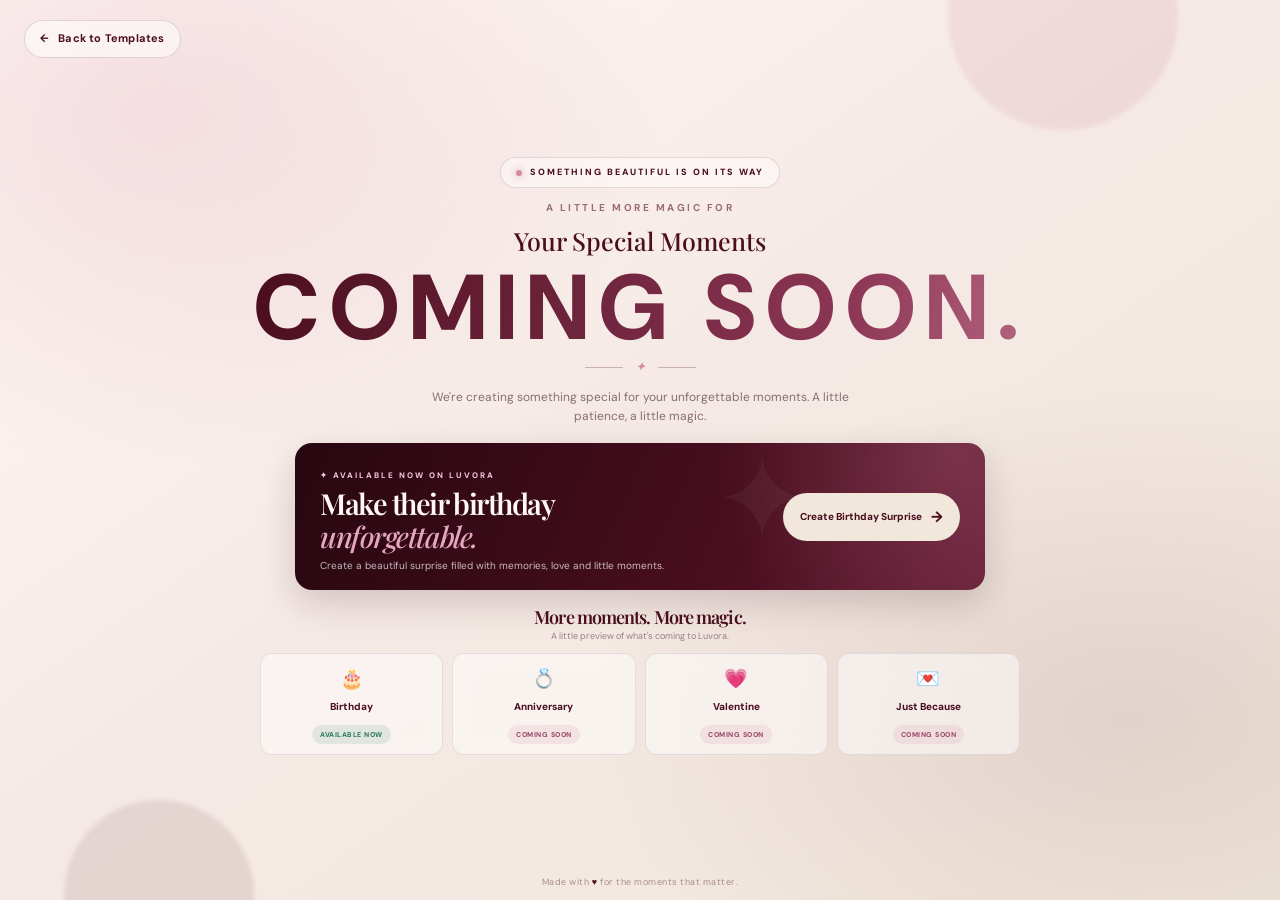
<file: editor.html>
<!DOCTYPE html>
<html lang="en">
<head>
<meta charset="UTF-8">
<meta name="viewport" content="width=device-width, initial-scale=1.0">

<title>Luvora — Coming Soon</title>

<link rel="icon" type="image/svg+xml" href="assets/icons/favicon.svg">

<link rel="preconnect" href="https://fonts.googleapis.com">
<link rel="preconnect" href="https://fonts.gstatic.com" crossorigin>

<link href="https://fonts.googleapis.com/css2?family=DM+Sans:wght@400;500;600;700;800&family=Playfair+Display:ital,wght@0,500;0,600;0,700;1,500;1,600&display=swap" rel="stylesheet">

<link rel="stylesheet" href="css/home.css">
<script src="assets/js/site-config.js"></script>

<style>
:root {
  --wine: #4A0E1F;
  --deep: #270710;
  --rose: #D689A4;
  --light-rose: #F2C8D7;
  --cream: #F1E8DB;
  --muted: #9B7D85;
  --white: #FFF9F7;
}

* {
  box-sizing: border-box;
  margin: 0;
  padding: 0;
}

html,
body {
  width: 100%;
  height: 100%;
  overflow: hidden;
}

body {
  font-family: "DM Sans", sans-serif;
  background: var(--cream);
  color: var(--deep);
}

/* MAIN PAGE */

.coming-page {
  position: relative;
  width: 100%;
  height: 100vh;
  height: 100dvh;
  min-height: 0;
  overflow: hidden;
  display: flex;
  flex-direction: column;
  isolation: isolate;

  background:
    radial-gradient(ellipse at 12% 12%, rgba(214,137,164,.22), transparent 32%),
    radial-gradient(ellipse at 88% 80%, rgba(74,14,31,.10), transparent 34%),
    linear-gradient(145deg, #FFF9F5 0%, #F5E9E5 48%, #F1E8DB 100%);
}

/* BACK BUTTON */

.minimal-nav {
  position: absolute;
  top: 20px;
  left: 24px;
  z-index: 20;
}

.minimal-nav a {
  display: inline-flex;
  align-items: center;
  gap: 9px;
  padding: 9px 15px;

  border: 1px solid rgba(74,14,31,.15);
  border-radius: 50px;

  background: rgba(255,255,255,.55);
  backdrop-filter: blur(12px);

  color: var(--wine);
  text-decoration: none;
  font-size: 11px;
  font-weight: 700;
  letter-spacing: .2px;

  transition: .3s ease;
}

.minimal-nav a:hover {
  background: var(--wine);
  color: white;
  transform: translateX(-3px);
}

/* BACKGROUND DECORATION */

.glow {
  position: absolute;
  border-radius: 50%;
  pointer-events: none;
  z-index: -1;
  filter: blur(2px);
}

.glow-one {
  width: 230px;
  height: 230px;
  top: -100px;
  right: 8%;
  background: rgba(214,137,164,.17);
}

.glow-two {
  width: 190px;
  height: 190px;
  bottom: -90px;
  left: 5%;
  background: rgba(74,14,31,.09);
}

/* FLOATING PETALS */

.petal {
  position: absolute;
  top: -30px;
  width: 10px;
  height: 15px;
  border-radius: 90% 10% 90% 10%;
  background: rgba(214,137,164,.48);
  pointer-events: none;
  animation: petalFall linear infinite;
  z-index: -1;
}

@keyframes petalFall {
  0% {
    transform: translate3d(0,-20px,0) rotate(0deg);
    opacity: 0;
  }

  10% {
    opacity: .65;
  }

  90% {
    opacity: .5;
  }

  100% {
    transform: translate3d(65px,110vh,0) rotate(400deg);
    opacity: 0;
  }
}

/* MAIN CONTENT */

.main-content {
  position: relative;
  z-index: 2;

  width: min(100%, 1120px);
  flex: 1;
  min-height: 0;

  margin: 0 auto;
  padding: 54px 28px 8px;

  display: flex;
  flex-direction: column;
  align-items: center;
  justify-content: center;

  text-align: center;
}

/* TOP BADGE */

.top-badge {
  display: inline-flex;
  align-items: center;
  gap: 8px;

  padding: 7px 15px;
  border: 1px solid rgba(74,14,31,.13);
  border-radius: 50px;

  background: rgba(255,255,255,.45);
  color: var(--wine);

  font-size: 9px;
  font-weight: 800;
  letter-spacing: 2px;
  text-transform: uppercase;

  margin-bottom: 12px;
}

.badge-dot {
  width: 6px;
  height: 6px;
  border-radius: 50%;
  background: var(--rose);
  box-shadow: 0 0 9px var(--rose);
}

/* TEMPLATE TITLE */

.selection-label {
  color: #9B6A79;
  font-size: 10px;
  font-weight: 700;
  letter-spacing: 2.5px;
  text-transform: uppercase;
  margin-bottom: 5px;
}

.selected-title {
  color: var(--wine);
  font-family: "Playfair Display", serif;
  font-size: clamp(18px, 2vw, 25px);
  font-weight: 500;
  margin-bottom: 1px;
}

/* ======================================
   COMING SOON — ANIMATION 1
====================================== */

.coming-soon {
  font-family: "DM Sans", sans-serif !important;

  font-size: clamp(40px, 8vw, 92px);
  font-weight: 800;
  letter-spacing: clamp(2px, 1vw, 9px);
  line-height: 1;

  color: transparent;

  background: linear-gradient(
    100deg,
    #4A0E1F 0%,
    #8B3654 35%,
    #D689A4 55%,
    #4A0E1F 100%
  );

  background-size: 220% auto;

  -webkit-background-clip: text;
  background-clip: text;

  opacity: 0;
  transform: translate3d(0, 18px, 0);
  filter: blur(5px);

  animation:
    luvoraHeadingReveal 1.15s .25s cubic-bezier(.22, 1, .36, 1) forwards,
    luvoraGradientFlow 8s 1.4s linear infinite;
}

.coming-soon span {
  font-family: "DM Sans", sans-serif !important;
  font-style: normal !important;
  font-weight: 800 !important;

  color: transparent !important;
  -webkit-text-fill-color: transparent;
}

@keyframes luvoraHeadingReveal {
  0% {
    opacity: 0;
    transform: translate3d(0, 18px, 0);
    filter: blur(5px);
  }

  100% {
    opacity: 1;
    transform: translate3d(0, 0, 0);
    filter: blur(0);
  }
}

@keyframes luvoraGradientFlow {
  from {
    background-position: 0% center;
  }

  to {
    background-position: 220% center;
  }
}

/* DIVIDER */

.divider {
  display: flex;
  align-items: center;
  justify-content: center;
  gap: 12px;
  margin: 3px 0 10px;
}

.divider span {
  width: 38px;
  height: 1px;
  background: rgba(74,14,31,.25);
}

.divider i {
  color: var(--rose);
  font-size: 13px;
}

/* DESCRIPTION */

.hero-description {
  max-width: 430px;
  color: #876D73;
  font-size: 12px;
  line-height: 1.6;
  margin-bottom: 17px;
}

/* ======================================
   BIRTHDAY PROMO — ANIMATION 2
   Starts at 1.25s
====================================== */

.birthday-promo {
  position: relative;

  width: min(100%, 690px);
  padding: 17px 25px;

  border-radius: 17px;
  overflow: hidden;

  background:
    radial-gradient(circle at 95% 5%, rgba(214,137,164,.24), transparent 35%),
    linear-gradient(115deg, #270710, #4A0E1F 65%, #641D35);

  box-shadow: 0 13px 35px rgba(39,7,16,.17);

  color: white;

  display: grid;
  grid-template-columns: 1fr auto;
  align-items: center;
  gap: 15px;

  text-align: left;

  opacity: 0;
  transform: scale(.94) translate3d(0, 9px, 0);
  filter: blur(3px);
  transform-origin: center;

  animation: luvoraPromoReveal .85s 1.25s
    cubic-bezier(.22, 1, .36, 1) forwards;
}

.birthday-promo::before {
  content: "✦";
  position: absolute;
  right: 175px;
  top: -35px;
  font-size: 115px;
  color: rgba(255,255,255,.045);
  pointer-events: none;
}

@keyframes luvoraPromoReveal {
  0% {
    opacity: 0;
    transform: scale(.94) translate3d(0, 9px, 0);
    filter: blur(3px);
  }

  100% {
    opacity: 1;
    transform: scale(1) translate3d(0, 0, 0);
    filter: blur(0);
  }
}

/* PROMO CONTENT */

.promo-content {
  position: relative;
  z-index: 1;
}

.promo-tag {
  display: inline-block;
  color: #F2C8D7;
  font-size: 8px;
  font-weight: 800;
  letter-spacing: 2px;
  text-transform: uppercase;
  margin-bottom: 5px;
}

.promo-title {
  font-family: "Playfair Display", serif;
  font-size: clamp(21px, 3vw, 29px);
  line-height: 1.15;
  font-weight: 600;
  color: #FFF8F5;
  margin-bottom: 5px;
}

.promo-title em {
  color: #E5A6BC;
  font-weight: 500;
}

.promo-description {
  color: rgba(255,255,255,.72);
  font-size: 10px;
  line-height: 1.5;
}

/* BIRTHDAY BUTTON */

.birthday-button {
  position: relative;
  z-index: 2;

  display: inline-flex;
  align-items: center;
  justify-content: center;
  gap: 9px;

  white-space: nowrap;
  padding: 12px 17px;

  border-radius: 50px;
  background: var(--cream);
  color: var(--wine);

  text-decoration: none;
  font-size: 10px;
  font-weight: 800;

  transition: .3s ease;
}

.birthday-button:hover {
  background: white;
  transform: translateY(-3px);
  box-shadow: 0 8px 20px rgba(0,0,0,.15);
}

.birthday-button span {
  font-size: 15px;
  transition: .3s;
}

.birthday-button:hover span {
  transform: translateX(4px);
}

/* ======================================
   TEMPLATE STATUS SECTION
====================================== */

.templates-section {
  width: min(100%, 760px);
  margin-top: 18px;
}

.templates-heading {
  font-family: "Playfair Display", serif;
  font-size: 18px;
  font-weight: 600;
  color: var(--wine);
  margin-bottom: 2px;
}

.templates-subtitle {
  font-size: 9px;
  color: #9B7D85;
  margin-bottom: 10px;
}

.template-grid {
  display: grid;
  grid-template-columns: repeat(4, 1fr);
  gap: 9px;
}

/* ======================================
   CARDS — ANIMATION 3
   Starts with promo zoom
====================================== */

.template-card {
  min-width: 0;

  padding: 10px 7px;

  border: 1px solid rgba(74,14,31,.10);
  border-radius: 12px;

  background: rgba(255,255,255,.48);
  backdrop-filter: blur(8px);

  opacity: 0;
  transform: translate3d(0, 12px, 0) scale(.98);
  filter: blur(2px);

  animation: luvoraCardReveal .68s
    cubic-bezier(.22, 1, .36, 1) both;
}

/* First card — starts with promo */

.template-card:nth-child(1) {
  animation-delay: 1.25s;
}

/* Second card */

.template-card:nth-child(2) {
  animation-delay: 1.46s;
}

/* Third card */

.template-card:nth-child(3) {
  animation-delay: 1.67s;
}

/* Fourth card */

.template-card:nth-child(4) {
  animation-delay: 1.88s;
}

@keyframes luvoraCardReveal {
  0% {
    opacity: 0;
    transform: translate3d(0, 12px, 0) scale(.98);
    filter: blur(2px);
  }

  100% {
    opacity: 1;
    transform: translate3d(0, 0, 0) scale(1);
    filter: blur(0);
  }
}

.template-card:hover {
  border-color: rgba(74,14,31,.28);
  background: rgba(255,255,255,.85);

  transition:
    background .35s ease,
    border-color .35s ease,
    transform .35s ease;
}

/* CARD CONTENT */

.card-icon {
  font-size: 19px;
  margin-bottom: 4px;
}

.card-name {
  color: var(--wine);
  font-size: 10px;
  font-weight: 800;
  margin-bottom: 4px;
}

.card-status {
  display: inline-block;
  padding: 4px 8px;
  border-radius: 50px;

  font-size: 7px;
  font-weight: 800;
  letter-spacing: .5px;
  text-transform: uppercase;
}

.status-live {
  background: rgba(42,132,91,.12);
  color: #287C56;
}

.status-soon {
  background: rgba(214,137,164,.16);
  color: #9A4968;
}

/* FOOTER */

.coming-footer {
  position: relative;
  z-index: 2;

  flex-shrink: 0;
  width: 100%;

  padding: 8px 15px 11px;

  text-align: center;
  color: #A78C91;

  font-size: 9px;
  letter-spacing: .5px;
}

.coming-footer span {
  color: var(--wine);
  font-weight: 800;
}

/* TABLET */

@media (max-width: 700px) {

  .main-content {
    padding: 55px 18px 5px;
  }

  .coming-soon {
    font-size: clamp(48px, 11vw, 76px);
    letter-spacing: -2px;
  }

  .birthday-promo {
    padding: 15px 17px;
  }

  .template-grid {
    gap: 7px;
  }

  .template-card {
    padding: 9px 5px;
  }
}

/* MOBILE */

@media (max-width: 480px) {

  .minimal-nav {
    top: 12px;
    left: 13px;
  }

  .minimal-nav a {
    padding: 8px 12px;
    font-size: 10px;
  }

  .main-content {
    padding: 49px 13px 3px;
  }

  .top-badge {
    font-size: 8px;
    padding: 6px 12px;
    margin-bottom: 9px;
  }

  .selection-label {
    font-size: 8px;
  }

  .selected-title {
    font-size: 19px;
  }

  .coming-soon {
    font-size: clamp(43px, 12vw, 59px);
    margin: 4px 0 7px;
    letter-spacing: -2px;
  }

  .divider {
    margin: 2px 0 7px;
  }

  .hero-description {
    max-width: 300px;
    font-size: 10px;
    line-height: 1.45;
    margin-bottom: 12px;
  }

  .birthday-promo {
    grid-template-columns: 1fr;
    text-align: center;
    gap: 11px;
    padding: 14px 14px;
    border-radius: 14px;
  }

  .promo-tag {
    font-size: 7px;
  }

  .promo-title {
    font-size: 23px;
  }

  .promo-description {
    font-size: 9px;
  }

  .birthday-button {
    justify-self: center;
    padding: 10px 17px;
    font-size: 9px;
  }

  .templates-section {
    margin-top: 13px;
  }

  .templates-heading {
    font-size: 16px;
  }

  .templates-subtitle {
    font-size: 8px;
    margin-bottom: 8px;
  }

  .template-grid {
    gap: 5px;
  }

  .template-card {
    padding: 8px 3px;
    border-radius: 9px;
  }

  .card-icon {
    font-size: 16px;
  }

  .card-name {
    font-size: 8px;
  }

  .card-status {
    font-size: 6px;
    padding: 3px 5px;
  }

  .coming-footer {
    font-size: 8px;
    padding: 5px 8px 8px;
  }
}

/* SHORT HEIGHT SCREENS */

@media (max-height: 700px) {

  .main-content {
    padding-top: 43px;
  }

  .top-badge {
    margin-bottom: 6px;
  }

  .hero-description {
    margin-bottom: 10px;
  }

  .templates-section {
    margin-top: 12px;
  }

  .templates-subtitle {
    margin-bottom: 6px;
  }

  .template-card {
    padding-top: 7px;
    padding-bottom: 7px;
  }

  .coming-footer {
    padding-top: 4px;
    padding-bottom: 5px;
  }
}

@media (max-height: 580px) {

  .main-content {
    padding-top: 38px;
    padding-bottom: 0;
  }

  .top-badge {
    display: none;
  }

  .hero-description {
    display: none;
  }

  .templates-section {
    margin-top: 8px;
  }

  .templates-subtitle {
    display: none;
  }

  .coming-footer {
    display: none;
  }

  .coming-soon {
    font-size: clamp(40px, 7vw, 65px);
  }

  .birthday-promo {
    padding-top: 10px;
    padding-bottom: 10px;
  }
}

@media (max-width: 380px) {

  .template-grid {
    grid-template-columns: repeat(2, 1fr);
  }

  .template-card {
    padding: 7px 4px;
  }

  .main-content {
    padding-left: 10px;
    padding-right: 10px;
  }
}

/* ACCESSIBILITY */

@media (prefers-reduced-motion: reduce) {

  .coming-soon,
  .birthday-promo,
  .template-card {
    animation: none !important;
    opacity: 1 !important;
    transform: none !important;
    filter: none !important;
  }
}
</style>
</head>

<body>

<div class="coming-page">

  <div class="glow glow-one"></div>
  <div class="glow glow-two"></div>

  <!-- NAVIGATION -->

  <div class="minimal-nav">
    <a href="templates.html">
      <span>←</span>
      Back to Templates
    </a>
  </div>

  <main class="main-content">

    <div class="top-badge">
      <span class="badge-dot"></span>
      Something beautiful is on its way
    </div>

    <div class="selection-label">
      A little more magic for
    </div>

    <div class="selected-title" id="selectedTemplate">
      Your Special Moments
    </div>

    <h1 class="coming-soon">
      COMING <span>SOON.</span>
    </h1>

    <div class="divider">
      <span></span>
      <i>✦</i>
      <span></span>
    </div>

    <p class="hero-description">
      We're creating something special for your unforgettable moments.
      A little patience, a little magic.
    </p>

    <!-- BIRTHDAY PROMOTION -->

    <section class="birthday-promo">

      <div class="promo-content">

        <div class="promo-tag">
          ✦ Available Now on Luvora
        </div>

        <h2 class="promo-title">
          Make their birthday<br>
          <em>unforgettable.</em>
        </h2>

        <p class="promo-description">
          Create a beautiful surprise filled with memories, love and little moments.
        </p>

      </div>

      <a href="birthday.html" class="birthday-button">
        Create Birthday Surprise
        <span>→</span>
      </a>

    </section>

    <!-- TEMPLATE STATUS -->

    <section class="templates-section">

      <h2 class="templates-heading">
        More moments. More magic.
      </h2>

      <p class="templates-subtitle">
        A little preview of what's coming to Luvora.
      </p>

      <div class="template-grid">

        <div class="template-card">
          <div class="card-icon">🎂</div>
          <div class="card-name">Birthday</div>
          <span class="card-status status-live">Available Now</span>
        </div>

        <div class="template-card">
          <div class="card-icon">💍</div>
          <div class="card-name">Anniversary</div>
          <span class="card-status status-soon">Coming Soon</span>
        </div>

        <div class="template-card">
          <div class="card-icon">💗</div>
          <div class="card-name">Valentine</div>
          <span class="card-status status-soon">Coming Soon</span>
        </div>

        <div class="template-card">
          <div class="card-icon">💌</div>
          <div class="card-name">Just Because</div>
          <span class="card-status status-soon">Coming Soon</span>
        </div>

      </div>

    </section>

  </main>

  <footer class="coming-footer">
    Made with <span>♥</span> for the moments that matter.
  </footer>

</div>

<script>
/* SELECTED TEMPLATE NAME */

(function () {

  const params = new URLSearchParams(window.location.search);

  const rawName =
    params.get("template") ||
    params.get("name") ||
    params.get("title") ||
    params.get("occasion");

  const titleElement =
    document.getElementById("selectedTemplate");

  if (!titleElement || !rawName) return;

  const formattedName = rawName
    .replace(/[-_+]/g, " ")
    .trim()
    .replace(/\b\w/g, char => char.toUpperCase());

  titleElement.textContent =
    formattedName || "Your Special Moments";

})();


/* FLOATING ROSE PETALS */

(function () {

  const page = document.querySelector(".coming-page");

  if (!page) return;

  const petalCount =
    window.innerWidth < 480 ? 7 : 13;

  for (let i = 0; i < petalCount; i++) {

    const petal = document.createElement("span");

    petal.className = "petal";

    petal.style.left =
      Math.random() * 100 + "%";

    petal.style.animationDuration =
      (9 + Math.random() * 10) + "s";

    petal.style.animationDelay =
      (Math.random() * 10) + "s";

    petal.style.opacity =
      (0.2 + Math.random() * 0.4).toString();

    petal.style.transform =
      "scale(" + (0.6 + Math.random() * 0.7) + ")";

    page.appendChild(petal);

  }

})();
</script>

</body>
</html>
</file>
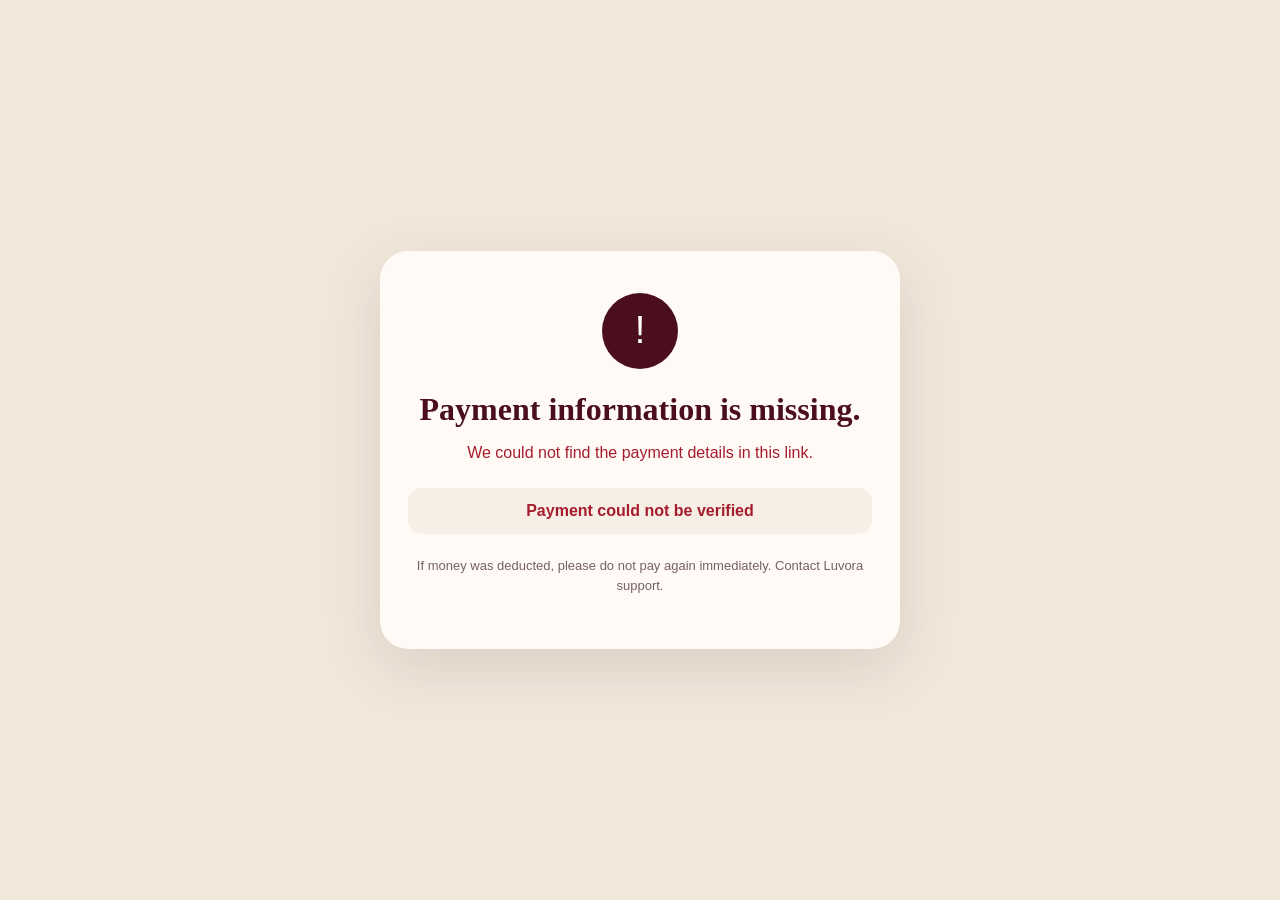
<file: payment-success.html>
<!DOCTYPE html>
<html lang="en">
<head>
  <meta charset="UTF-8" />
  <meta
    name="viewport"
    content="width=device-width, initial-scale=1.0"
  />

  <title>Payment Verified | Luvora</title>

  <style>
    * {
      box-sizing: border-box;
    }

    body {
      margin: 0;
      min-height: 100vh;
      display: flex;
      align-items: center;
      justify-content: center;
      padding: 24px;
      background: #f1e8db;
      font-family: "DM Sans", Arial, sans-serif;
      color: #270710;
    }

    .card {
      width: 100%;
      max-width: 520px;
      background: #fffaf5;
      border-radius: 28px;
      padding: 42px 28px;
      text-align: center;
      box-shadow: 0 18px 60px rgba(74, 14, 31, 0.12);
    }

    .icon {
      width: 76px;
      height: 76px;
      margin: 0 auto 22px;
      border-radius: 50%;
      display: flex;
      align-items: center;
      justify-content: center;
      background: #4a0e1f;
      color: white;
      font-size: 38px;
    }

    h1 {
      margin: 0 0 12px;
      font-family: Georgia, serif;
      font-size: 32px;
      color: #4a0e1f;
    }

    p {
      margin: 10px 0;
      line-height: 1.6;
    }

    .status {
      margin: 22px 0;
      padding: 14px;
      border-radius: 14px;
      background: #f7eee6;
      font-weight: 600;
    }

    .link-box {
      display: none;
      margin-top: 24px;
      text-align: left;
    }

    .link-box input {
      width: 100%;
      padding: 14px;
      border: 1px solid #dbc9c0;
      border-radius: 12px;
      background: white;
      font-size: 14px;
      outline: none;
    }

    .buttons {
      display: none;
      gap: 10px;
      margin-top: 14px;
      flex-wrap: wrap;
    }

    button,
    .open-btn {
      flex: 1;
      min-width: 130px;
      border: none;
      border-radius: 12px;
      padding: 14px 16px;
      font-size: 14px;
      font-weight: 700;
      cursor: pointer;
      text-decoration: none;
      text-align: center;
    }

    .primary {
      background: #4a0e1f;
      color: white;
    }

    .secondary {
      background: #ead8d0;
      color: #4a0e1f;
    }

    .whatsapp {
      background: #25d366;
      color: white;
    }

    .error {
      color: #a51d2d;
    }

    .loading {
      color: #6f5360;
    }

    .small {
      font-size: 13px;
      color: #765f68;
      margin-top: 18px;
    }

    @media (max-width: 480px) {
      .card {
        padding: 34px 20px;
      }

      h1 {
        font-size: 28px;
      }
    }
  </style>
<script>
window.SUPABASE_CONFIG = {
  url: "https://yyxcoojwjihimfhnjkhg.supabase.co",
  publishableKey: "sb_publishable_mz1iukZ_LByi-5YK82fhKw_FxcnX1X7"
};
</script>

  
</head>

<body>

  <main class="card">

    <div class="icon" id="icon">♥</div>

    <h1 id="title">Verifying your payment...</h1>

    <p id="message" class="loading">
      Please wait while we securely verify your payment.
    </p>

    <div id="status" class="status">
      Checking payment status...
    </div>

    <div id="linkBox" class="link-box">

      <p><strong>Your Surprise Link</strong></p>

      <input
        type="text"
        id="surpriseLink"
        readonly
      />

      <div class="buttons" id="buttons">

        <button
          class="primary"
          id="copyBtn"
        >
          Copy Link
        </button>

        <button
          class="secondary"
          id="shareBtn"
        >
          Share
        </button>

        <button
          class="whatsapp"
          id="whatsappBtn"
        >
          WhatsApp
        </button>

        <a
          class="open-btn primary"
          id="openBtn"
          target="_blank"
          rel="noopener"
        >
          Open Surprise
        </a>

      </div>

    </div>

    <p class="small" id="smallText">
      Your payment is being securely checked with Cashfree.
    </p>

  </main>


  <script>

    // ---------------------------------------
    // Configuration
    // ---------------------------------------

    const VERIFY_PAYMENT_URL =
      "https://yyxcoojwjihimfhnjkhg.supabase.co/functions/v1/verify-payment";

    const SITE_URL =
      "https://luvoraofficial.github.io";


    // ---------------------------------------
    // Elements
    // ---------------------------------------

    const icon =
      document.getElementById("icon");

    const title =
      document.getElementById("title");

    const message =
      document.getElementById("message");

    const status =
      document.getElementById("status");

    const linkBox =
      document.getElementById("linkBox");

    const surpriseLink =
      document.getElementById("surpriseLink");

    const buttons =
      document.getElementById("buttons");

    const copyBtn =
      document.getElementById("copyBtn");

    const shareBtn =
      document.getElementById("shareBtn");

    const whatsappBtn =
      document.getElementById("whatsappBtn");

    const openBtn =
      document.getElementById("openBtn");

    const smallText =
      document.getElementById("smallText");


    // ---------------------------------------
    // Read URL parameters
    // ---------------------------------------

    const params =
      new URLSearchParams(window.location.search);

    const linkId =
      params.get("link_id");

    const orderId =
      params.get("order_id");


    // ---------------------------------------
    // Verify payment
    // ---------------------------------------

    async function verifyPayment() {

      if (!linkId || !orderId) {

        showError(
          "Payment information is missing.",
          "We could not find the payment details in this link."
        );

        return;
      }


      try {

        const response =
  await fetch(
    VERIFY_PAYMENT_URL,
    {
      method: "POST",

      headers: {
        "Content-Type": "application/json",

        "apikey":
          window.SUPABASE_CONFIG.publishableKey,

        "Authorization":
          `Bearer ${window.SUPABASE_CONFIG.publishableKey}`
      },

      body: JSON.stringify({
        link_id: linkId,
        order_id: orderId
      })
    }
  );


        const data =
          await response.json();


        console.log(
          "Payment verification response:",
          data
        );


        if (!response.ok) {

          showError(
            "Verification failed",
            data.error ||
            "We could not verify your payment."
          );

          return;
        }


        // -----------------------------------
        // PAYMENT VERIFIED
        // -----------------------------------

        if (
          data.verified === true &&
          data.payment_status === "paid"
        ) {

          showSuccess();

          return;
        }


        // -----------------------------------
        // PAYMENT NOT PAID YET
        // -----------------------------------

        showPending(
          data.payment_status
        );

      } catch (error) {

        console.error(
          "Verification error:",
          error
        );

        showError(
          "Something went wrong",
          "Please refresh this page after a few seconds."
        );
      }
    }


    // ---------------------------------------
    // Success
    // ---------------------------------------

    function showSuccess() {

      icon.textContent = "✓";

      title.textContent =
        "Your Surprise is Ready ❤️";

      message.textContent =
        "Payment verified successfully! Your personalized surprise is ready to share.";

      message.className = "";

      status.textContent =
        "✓ Payment Verified";

      status.style.color = "#176b42";

      status.style.background =
        "#e8f6ee";


      // -----------------------------------
      // Create birthday page URL
      // -----------------------------------

      const shareUrl =
        `${SITE_URL}/birthday.html?id=${encodeURIComponent(linkId)}`;


      surpriseLink.value =
        shareUrl;

      openBtn.href =
        shareUrl;


      linkBox.style.display =
        "block";

      buttons.style.display =
        "flex";


      smallText.textContent =
        "Send this link to your loved one and let the surprise begin ❤️";


      // -----------------------------------
      // WhatsApp
      // -----------------------------------

      whatsappBtn.onclick =
        function () {

          const text =
            "I made a special surprise for you ❤️\n\n" +
            "Open it here:\n" +
            shareUrl;

          const whatsappUrl =
            "https://wa.me/?text=" +
            encodeURIComponent(text);

          window.open(
            whatsappUrl,
            "_blank"
          );
        };


      // -----------------------------------
      // Copy
      // -----------------------------------

      copyBtn.onclick =
        async function () {

          try {

            await navigator.clipboard.writeText(
              shareUrl
            );

            copyBtn.textContent =
              "Copied ✓";

            setTimeout(
              () => {
                copyBtn.textContent =
                  "Copy Link";
              },
              2000
            );

          } catch {

            surpriseLink.select();

            document.execCommand(
              "copy"
            );

            copyBtn.textContent =
              "Copied ✓";
          }
        };


      // -----------------------------------
      // Share
      // -----------------------------------

      shareBtn.onclick =
        async function () {

          const shareData = {
            title:
              "A Special Surprise ❤️",

            text:
              "Someone made a special surprise for you ❤️",

            url:
              shareUrl
          };


          if (
            navigator.share
          ) {

            try {

              await navigator.share(
                shareData
              );

            } catch (error) {

              console.log(
                "Share cancelled."
              );
            }

          } else {

            try {

              await navigator.clipboard.writeText(
                shareUrl
              );

              alert(
                "Surprise link copied!"
              );

            } catch {

              alert(
                "Please copy the link manually."
              );
            }
          }
        };
    }


    // ---------------------------------------
    // Pending
    // ---------------------------------------

    function showPending(
      paymentStatus
    ) {

      icon.textContent =
        "⏳";

      title.textContent =
        "Payment is being verified";

      message.textContent =
        "Your payment has not been confirmed yet.";

      message.className =
        "loading";

      status.textContent =
        "Status: " +
        (
          paymentStatus ||
          "Pending"
        );

      smallText.textContent =
        "Please wait a moment and refresh this page.";
    }


    // ---------------------------------------
    // Error
    // ---------------------------------------

    function showError(
      heading,
      text
    ) {

      icon.textContent =
        "!";

      title.textContent =
        heading;

      message.textContent =
        text;

      message.className =
        "error";

      status.textContent =
        "Payment could not be verified";

      status.className =
        "status error";

      smallText.textContent =
        "If money was deducted, please do not pay again immediately. Contact Luvora support.";
    }


    // ---------------------------------------
    // Start
    // ---------------------------------------

    verifyPayment();

  </script>

</body>
</html>
</file>
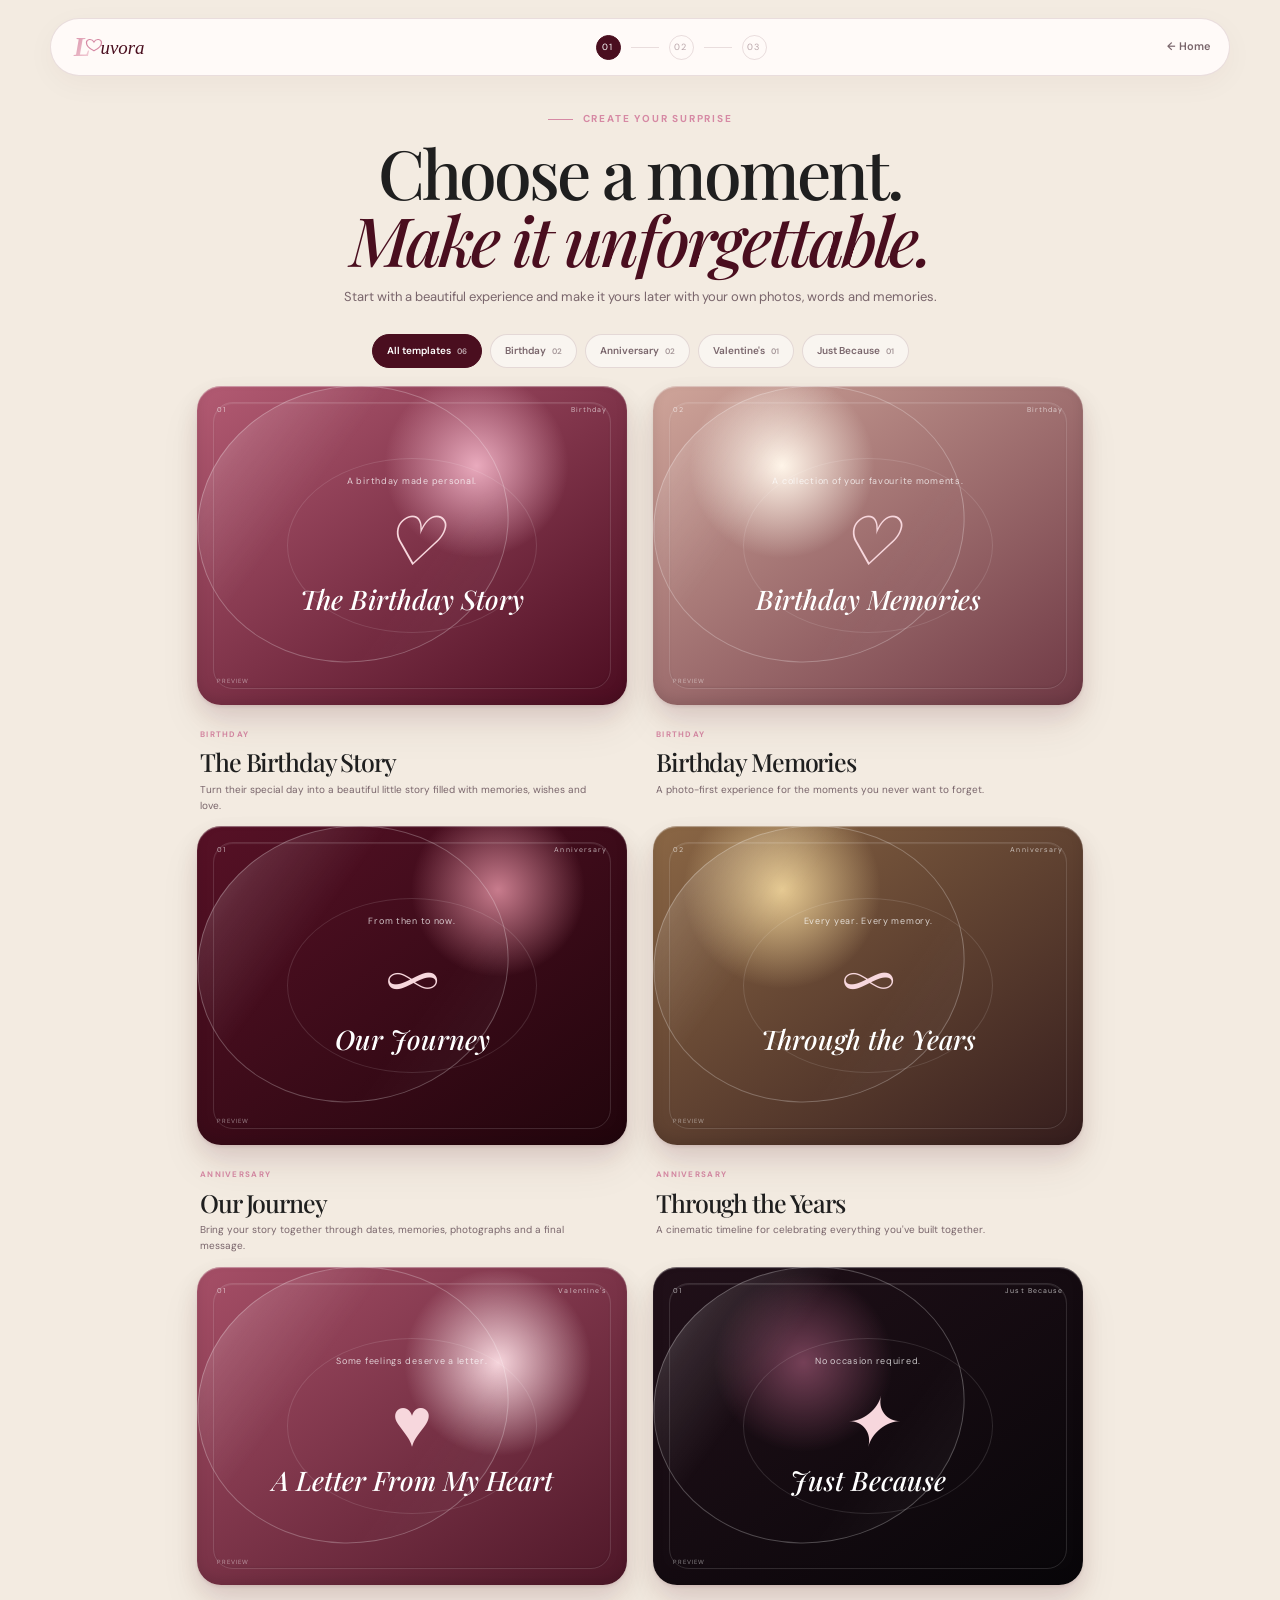
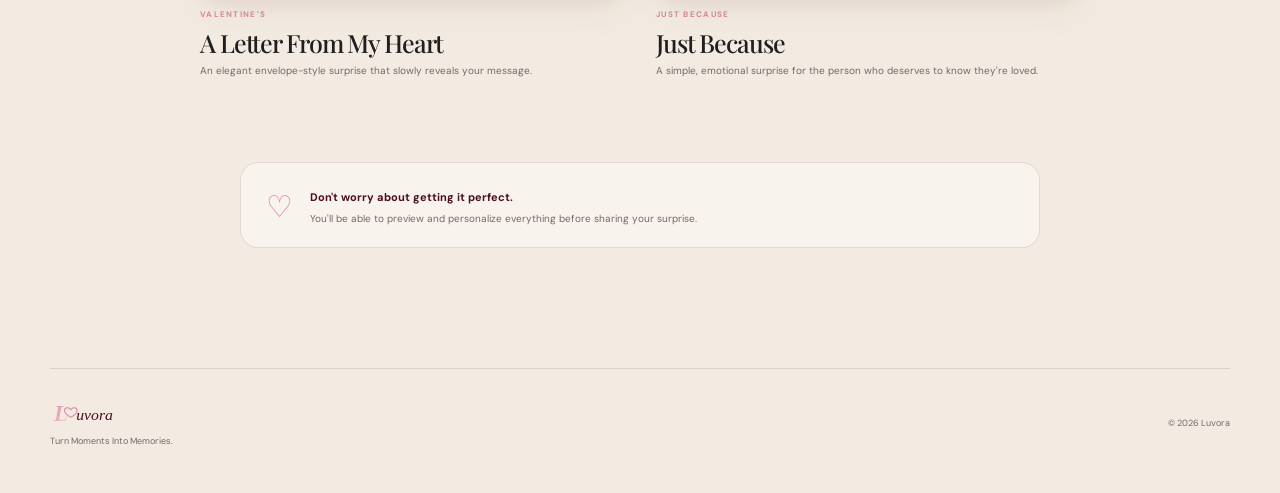
<file: templates.html>
<!DOCTYPE html>
<html lang="en">
<head>
  <meta charset="UTF-8">
  <meta name="viewport" content="width=device-width, initial-scale=1.0">
  <meta name="description" content="Choose a beautiful Luvora surprise template for birthdays, anniversaries, Valentine's Day and more.">
  <title>Choose a Template — Luvora</title>
  <link rel="icon" type="image/svg+xml" href="assets/icons/favicon.svg">
  <link rel="stylesheet" href="css/templates.css">
</head>
<body>

  <header class="site-header">
    <a href="index.html" class="brand" aria-label="Luvora Home">
      <img class="brand-logo" src="assets/icons/luvora-logo.svg" alt="Luvora" data-site-brand>
    </a>

    <div class="step-indicator">
      <span class="active">01</span>
      <i></i>
      <span>02</span>
      <i></i>
      <span>03</span>
    </div>

    <a href="index.html" class="back-link">← Home</a>
  </header>

  <main>
    <section class="template-hero">
      <div class="eyebrow"><span class="eyebrow-line"></span> Create your surprise</div>
      <h1>Choose a moment.<br><em>Make it unforgettable.</em></h1>
      <p>Start with a beautiful experience and make it yours later with your own photos, words and memories.</p>
    </section>

    <section class="template-area">
      <div class="filter-row" aria-label="Template filters">
        <button class="filter active" data-filter="all">All templates <span>06</span></button>
        <button class="filter" data-filter="birthday">Birthday <span>02</span></button>
        <button class="filter" data-filter="anniversary">Anniversary <span>02</span></button>
        <button class="filter" data-filter="valentines">Valentine's <span>01</span></button>
        <button class="filter" data-filter="just-because">Just Because <span>01</span></button>
      </div>

      <div class="template-grid" id="templateGrid"></div>

      <div class="empty-state" id="emptyState">
        <span>♡</span>
        <h2>More beautiful moments are coming.</h2>
        <p>We're preparing more experiences for every kind of love story.</p>
      </div>
    </section>

    <section class="bottom-note">
      <span>♡</span>
      <div>
        <strong>Don't worry about getting it perfect.</strong>
        <p>You'll be able to preview and personalize everything before sharing your surprise.</p>
      </div>
    </section>
  </main>

  <footer class="footer">
    <div>
      <img class="brand-logo footer-logo" src="assets/icons/luvora-logo.svg" alt="Luvora" data-site-brand>
      <p data-site-tagline>Turn Moments Into Memories.</p>
    </div>
    <span>© <span data-site-year>2026</span> <span data-site-brand>Luvora</span></span>
  </footer>

  <script src="assets/js/site-config.js"></script>
  <script src="templates/templates.js"></script>
  <script>
    const grid = document.getElementById("templateGrid");
    const emptyState = document.getElementById("emptyState");
    const filters = document.querySelectorAll(".filter");

    function renderTemplates(filter = "all") {
      const list = filter === "all"
        ? LUVORA_TEMPLATES
        : LUVORA_TEMPLATES.filter(t => t.occasion === filter);

      grid.innerHTML = "";

      list.forEach((template, index) => {
        const card = document.createElement("article");
card.className = "template-card";
card.dataset.occasion = template.occasion;

card.addEventListener("click", () => {
  window.location.href =
    template.page || `editor.html?template=${template.id}`;
});

card.setAttribute("role", "link");
card.setAttribute("tabindex", "0");

card.addEventListener("keydown", (event) => {
  if (event.key === "Enter" || event.key === " ") {
    event.preventDefault();

    window.location.href =
      template.page || `editor.html?template=${template.id}`;
  }
});
        card.innerHTML = `
          <div class="template-visual ${template.accent}">
            <div class="visual-top">
              <span>${template.number}</span>
              <span>${occasionLabel(template.occasion)}</span>
            </div>
            <div class="visual-center">
              <small>${template.subtitle}</small>
              <div class="visual-symbol">${symbol(template.occasion)}</div>
              <strong>${template.title}</strong>
            </div>
            <div class="visual-frame"></div>
            <span class="visual-coming">PREVIEW</span>
          </div>

          <div class="template-info">
  <div>
    <span class="template-category">${occasionLabel(template.occasion)}</span>
    <h2>${template.title}</h2>
    <p>${template.description}</p>
  </div>
</div>
        `;

        grid.appendChild(card);
        requestAnimationFrame(() => setTimeout(() => card.classList.add("show"), index * 70));
      });

      emptyState.classList.toggle("show", list.length === 0);
    }

    function occasionLabel(value) {
      const labels = {
        birthday: "Birthday",
        anniversary: "Anniversary",
        valentines: "Valentine's",
        "just-because": "Just Because"
      };
      return labels[value] || value;
    }

    function symbol(value) {
      const symbols = {
        birthday: "♡",
        anniversary: "∞",
        valentines: "♥",
        "just-because": "✦"
      };
      return symbols[value] || "♡";
    }

    filters.forEach(button => {
      button.addEventListener("click", () => {
        filters.forEach(b => b.classList.remove("active"));
        button.classList.add("active");
        renderTemplates(button.dataset.filter);
      });
    });

    const initialFilter = new URLSearchParams(window.location.search).get("occasion") || "all";
    const initialButton = document.querySelector(`.filter[data-filter="${initialFilter}"]`);
    if (initialButton) {
      filters.forEach(b => b.classList.remove("active"));
      initialButton.classList.add("active");
    }
    renderTemplates(initialButton ? initialFilter : "all");
  </script>
</body>
</html>
</file>
<file: css/home.css>
@import url('https://fonts.googleapis.com/css2?family=DM+Sans:wght@400;500;600;700&family=Playfair+Display:ital,wght@0,500;0,600;1,500;1,600&display=swap');

:root{
  --primary:#4A0E1F;
  --primary-dark:#270710;
  --rose:#D689A4;
  --blush:#F7D7DD;
  --cream:#F1E8DB;
  --cream-2:#EDE1D5;
  --charcoal:#241D1A;
  --muted:#79656B;
  --gold:#D4AF7C;
  --white:#fff;
  --line:rgba(74,14,31,.12);
  --shadow:0 25px 80px rgba(57,10,25,.12);
}

*{box-sizing:border-box;margin:0;padding:0}
html{scroll-behavior:smooth}
body{
  font-family:"DM Sans",sans-serif;
  color:var(--charcoal);
  background:#F1E8DB;
  line-height:1.6;
  overflow-x:hidden;
}
a{text-decoration:none;color:inherit}
button,input{font:inherit}

.top-strip{
  height:31px;
  background:var(--primary-dark);
  color:rgba(255,255,255,.72);
  display:flex;
  align-items:center;
  justify-content:center;
  gap:7px;
  font-size:10px;
  letter-spacing:.1em;
  text-transform:uppercase;
}
.top-strip span{color:var(--rose)}

.site-header{
  width:min(1240px,calc(100% - 40px));
  margin:18px auto;
  padding:10px 12px 10px 18px;
  border:1px solid var(--line);
  border-radius:999px;
  background:rgba(241,232,219,.94);
  backdrop-filter:blur(20px);
  display:flex;
  align-items:center;
  justify-content:space-between;
  gap:25px;
  position:fixed;
  top:12px;
  z-index:100;
  box-shadow:0 8px 30px rgba(74,14,31,.04);
}
.brand-logo{width:126px;height:auto;display:block}
.nav{display:flex;align-items:center;gap:28px;font-size:12px;color:var(--muted);font-weight:600}
.nav a{transition:color .2s}.nav a:hover{color:var(--primary)}
.header-actions{display:flex;align-items:center;gap:18px}
.login-link{font-size:12px;font-weight:600;color:var(--muted)}
.header-btn,.primary-btn{
  display:inline-flex;
  align-items:center;
  justify-content:center;
  gap:12px;
  background:var(--primary);
  color:#fff;
  border-radius:999px;
  padding:13px 20px;
  font-size:12px;
  font-weight:700;
  transition:.25s ease;
}
.header-btn:hover,.primary-btn:hover{transform:translateY(-2px);box-shadow:0 13px 30px rgba(74,14,31,.2)}

.hero{
  width:100%;
  min-height:650px;
  margin:0;
  border-radius:0;
  overflow:hidden;
  position:relative;
  display:grid;
  grid-template-columns:minmax(0,1.08fr) minmax(0,.92fr);
  align-items:center;
  padding:72px 0 72px clamp(32px,6vw,92px);
  background:#F1E8DB;
}
.hero-noise{
  position:absolute;inset:0;opacity:.025;pointer-events:none;
  background-image:radial-gradient(#4A0E1F .55px,transparent .55px);
  background-size:8px 8px;
}
.hero-copy{position:relative;z-index:2;max-width:590px}
.eyebrow{
  color:#9D6872;
  text-transform:uppercase;
  letter-spacing:.18em;
  font-size:10px;
  font-weight:700;
  display:flex;
  align-items:center;
  gap:10px;
  margin-bottom:17px;
}
.eyebrow-line{width:26px;height:1px;background:#9D6872}
h1,h2,h3{font-family:"Playfair Display",serif}
h1,h2{font-weight:500;letter-spacing:-.05em;line-height:1.02}
h1{font-size:clamp(56px,6.2vw,84px)}
h2{font-size:clamp(46px,5vw,70px)}
h1 em,h2 em{font-style:italic;color:#5A1427}
.hero-copy>p{
  color:#6F625D;
  font-size:14px;
  max-width:490px;
  margin:26px 0 29px;
}
.hero-actions{display:flex;align-items:center;gap:22px;flex-wrap:wrap}
.text-btn{font-size:12px;font-weight:700;border-bottom:1px solid rgba(74,14,31,.3);padding-bottom:4px}
.hero-stage{
  height:560px;
  min-width:0;
  position:relative;
  display:flex;
  align-items:center;
  justify-content:flex-end;
}
.hero-art{
  position:relative;
  width:min(43vw, 500px);
  margin-right:0;
  flex:0 0 auto;
}
.hero-reference{
  display:block;
  width:100%;
  height:auto;
  max-width:none;
  margin:0;
  border:0;
  object-fit:contain;
}
.petal-layer{position:absolute;inset:0;pointer-events:none;overflow:hidden}
.hero-orbit,.hero-image-placeholder,.memory-note{display:none}
.marquee{
  width:100%;overflow:hidden;border-bottom:1px solid var(--line);border-top:1px solid var(--line);
  margin-top:35px;background:#fffaf6;
}

.marquee{
  width:100%;
  overflow:hidden;
  border-top:1px solid var(--line);
  border-bottom:1px solid var(--line);
  margin-top:35px;
  background:#fffaf6;
}

.marquee{
  width:100%;
  overflow:hidden;
  border-top:1px solid var(--line);
  border-bottom:1px solid var(--line);
  margin-top:35px;
  background:#fffaf6;
}

.marquee-track{
  display:flex;
  width:max-content;
  animation:marqueeFinal 18s linear infinite;
  will-change:transform;
  transform:translateX(100vw);
}
.marquee-group{
  display:flex;
  align-items:center;
  flex-shrink:0;
  gap:42px;
  padding:18px 42px 18px 0;
  white-space:nowrap;
}

.marquee span{
  font-size:13px;
  letter-spacing:.22em;
  font-weight:700;
  color:var(--muted);
}

.marquee b{
  color:var(--rose);
  font-size:15px;
  flex-shrink:0;
}

@keyframes marqueeFinal{
  from{
    transform:translateX(100vw);
  }

  to{
    transform:translateX(-50%);
  }
}.section{width:min(1180px,calc(100% - 40px));margin:135px auto 0}
.section-heading{margin-bottom:50px}
.split-heading{display:flex;justify-content:space-between;align-items:end;gap:50px}
.split-heading>p{max-width:360px;color:var(--muted);font-size:13px;padding-bottom:5px}
.occasion-grid{display:grid;grid-template-columns:repeat(4,1fr);gap:14px}
.occasion-card{
  min-height:360px;padding:24px;display:flex;flex-direction:column;justify-content:space-between;
  border-radius:24px;position:relative;overflow:hidden;transition:.3s ease;border:1px solid var(--line);
}
.occasion-card:hover{transform:translateY(-8px);box-shadow:var(--shadow)}
.occasion-card h3{font-size:29px;font-weight:500;margin-bottom:7px}
.occasion-card p{font-size:11px;color:var(--muted);max-width:170px}
.card-top{display:flex;justify-content:space-between;font-size:9px;letter-spacing:.15em;color:var(--muted)}
.card-top span:last-child{font-size:20px;color:var(--primary)}
.card-arrow{position:absolute;right:24px;bottom:25px;font-size:18px}
.birthday{background:#f4e4d9}.anniversary{background:#eee1e4}.valentines{background:#ead1d6}.justbecause{background:#eee9dc}

.story-section{
  width:min(1180px,calc(100% - 40px));margin:135px auto 0;
  display:grid;grid-template-columns:.9fr 1.1fr;gap:90px;align-items:center;
}
.story-visual{height:610px;border-radius:35px;background:var(--primary-dark);position:relative;display:grid;place-items:center;overflow:hidden}
.story-visual:after{content:"";position:absolute;width:430px;height:430px;border:1px solid rgba(255,255,255,.1);border-radius:50%}
.phone-frame{
  width:250px;height:500px;border:8px solid #171014;border-radius:38px;background:#111;
  box-shadow:0 35px 60px rgba(0,0,0,.3);z-index:2;padding:6px;
}
.phone-screen{
  height:100%;border-radius:27px;
  background:linear-gradient(155deg,#5d0f25,#25070f);
  color:#fff;display:flex;flex-direction:column;align-items:center;justify-content:center;text-align:center;padding:25px;
}
.phone-small{font-size:7px;letter-spacing:.18em;opacity:.6}
.phone-heart{font-size:80px;font-family:"Playfair Display";margin:45px 0 10px;color:#f7d7dd}
.phone-script{font-family:"Playfair Display";font-style:italic;font-size:22px}
.phone-line{width:40px;height:1px;background:#d689a4;margin:22px 0}
.phone-message{font-size:9px;color:rgba(255,255,255,.6);max-width:150px}
.phone-button{margin-top:24px;border:1px solid rgba(255,255,255,.25);border-radius:99px;padding:8px 13px;font-size:8px}
.floating-word{
  position:absolute;bottom:25px;right:-10px;color:rgba(255,255,255,.07);
  font:italic 90px "Playfair Display";transform:rotate(-10deg)
}
.story-copy>p{max-width:520px;color:var(--muted);font-size:14px;margin:28px 0 40px}
.mini-steps{border-top:1px solid var(--line)}
.mini-steps>div{
  padding:18px 0;border-bottom:1px solid var(--line);display:grid;grid-template-columns:35px 1fr;column-gap:10px;
  transition:.3s;opacity:0;transform:translateY(15px)
}
.mini-steps>div.visible{opacity:1;transform:none}
.mini-steps span{grid-row:span 2;font-size:9px;color:var(--rose)}
.mini-steps strong{font-size:12px}.mini-steps small{font-size:10px;color:var(--muted)}

.center-heading{text-align:center;max-width:650px;margin-left:auto;margin-right:auto}
.center-heading .eyebrow{justify-content:center}
.center-heading>p:last-child{color:var(--muted);font-size:13px;margin-top:18px}
.template-grid{display:grid;grid-template-columns:repeat(3,1fr);gap:20px}
.template-card{opacity:0;transform:translateY(20px);transition:.6s ease}
.template-card.visible{opacity:1;transform:none}
.template-art{aspect-ratio:4/4.5;border-radius:25px;display:flex;flex-direction:column;align-items:center;justify-content:center;position:relative;overflow:hidden}
.template-art:after{content:"";position:absolute;width:75%;height:75%;border:1px solid rgba(255,255,255,.3);border-radius:50%}
.template-art span{font:italic 25px "Playfair Display";z-index:1}
.template-art b{font:60px "Playfair Display";font-weight:400;z-index:1;margin-top:10px}
.art-one{background:linear-gradient(145deg,#f3d8cc,#b86d75);color:#fff8ef}
.art-two{background:linear-gradient(145deg,#dfc5ca,#6d2438);color:#fff}
.art-three{background:linear-gradient(145deg,#f0e0dc,#a85168);color:#fff}
.template-info{padding:15px 5px}
.template-info span{font-size:9px;text-transform:uppercase;letter-spacing:.14em;color:var(--rose)}
.template-info h3{font-size:20px;font-weight:500;margin-top:5px}

.video-section{
  width:min(1180px,calc(100% - 40px));margin:135px auto 0;padding:75px;
  border-radius:35px;background:#f2e2e2;display:grid;grid-template-columns:1fr .8fr;gap:80px;align-items:center;
}
.video-copy>p{max-width:440px;color:var(--muted);font-size:13px;margin:25px 0}
.coming-pill{display:inline-block;border:1px solid rgba(74,14,31,.15);padding:8px 11px;border-radius:99px;font-size:8px;letter-spacing:.12em;color:var(--primary)}
.video-card-placeholder{
  aspect-ratio:9/14;border-radius:27px;max-width:300px;margin-left:auto;
  background:linear-gradient(160deg,#4d0c20,#1e060c);color:#fff;padding:20px;
  display:flex;flex-direction:column;justify-content:space-between;box-shadow:0 30px 70px rgba(54,7,21,.2);
}
.video-top,.video-bottom{display:flex;justify-content:space-between;font-size:8px;letter-spacing:.12em;opacity:.65}
.play-circle{
  width:70px;height:70px;border-radius:50%;margin:auto;display:grid;place-items:center;
  border:1px solid rgba(255,255,255,.3);font-size:16px;padding-left:3px
}

.pricing-section{width:min(1000px,calc(100% - 40px));margin:135px auto}
.price-card{
  border:1px solid var(--line);background:#fffaf6;border-radius:30px;padding:45px 55px;
  display:grid;grid-template-columns:1fr 1px 1fr;gap:55px;box-shadow:var(--shadow)
}
.price-copy{display:flex;flex-direction:column}.price-label{font-size:9px;letter-spacing:.16em;color:var(--rose);font-weight:700}
.price-copy strong{font:500 64px "Playfair Display";color:var(--primary);line-height:1;margin:18px 0 13px}
.price-copy p{font-size:11px;color:var(--muted);max-width:260px}
.price-divider{background:var(--line)}

.final-cta{
  width:min(1240px,calc(100% - 40px));margin:0 auto 25px;padding:95px 30px;text-align:center;
  border-radius:38px;background:var(--primary-dark);color:#fff;position:relative;overflow:hidden;
}
.final-cta:before,.final-cta:after{content:"";position:absolute;border:1px solid rgba(214,137,164,.18);border-radius:50%;width:500px;height:500px}
.final-cta:before{left:-300px;top:-250px}.final-cta:after{right:-300px;bottom:-280px}
.final-cta .eyebrow{justify-content:center}
.final-cta h2{font-size:clamp(48px,6vw,76px);position:relative;z-index:2}
.final-cta h2 em{color:#f0b5c5}
.final-heart{font:70px "Playfair Display";color:#d689a4;line-height:1;margin-bottom:5px}
.light-btn{background:#f0b5c5;color:var(--primary);margin-top:32px;position:relative;z-index:2}

.footer{width:min(1240px,calc(100% - 40px));margin:0 auto;padding:45px 0 30px}
.footer-main{display:flex;justify-content:space-between;gap:30px;padding-bottom:35px;border-bottom:1px solid var(--line)}
.footer-logo{width:115px}
.footer-main p{font-size:10px;color:var(--muted);margin-top:9px}
.footer-links{display:flex;gap:27px;align-items:center;font-size:10px;color:var(--muted)}
.footer-bottom{display:flex;justify-content:space-between;padding-top:18px;color:#a18e93;font-size:9px}

.reveal,.occasion-card{opacity:0;transform:translateY(18px);transition:.7s ease}
.reveal.visible,.occasion-card.visible{opacity:1;transform:none}
.occasion-card:nth-child(2),.template-card:nth-child(2){transition-delay:.08s}
.occasion-card:nth-child(3),.template-card:nth-child(3){transition-delay:.16s}
.occasion-card:nth-child(4){transition-delay:.24s}

@media(max-width:980px){
  .nav{display:none}
  .hero{grid-template-columns:minmax(0,1fr) minmax(280px,.72fr);padding:58px 0 58px 34px;min-height:590px}
  .hero-copy{max-width:500px}
  .hero-stage{height:auto;min-height:470px;margin-top:0}
  .hero-art{width:min(38vw,420px)}
  .occasion-grid{grid-template-columns:repeat(2,1fr)}
  .story-section{grid-template-columns:1fr;gap:55px}
  .story-visual{max-width:650px}
  .video-section{grid-template-columns:1fr;gap:45px;padding:55px}
  .video-card-placeholder{margin:0 auto}
}
@media(max-width:600px){
  .top-strip{font-size:8px}
  .site-header{width:calc(100% - 24px);padding:9px 10px 9px 13px;top:7px}
  .brand-logo{width:108px}
  .login-link{display:none}
  .header-btn{padding:10px 13px;font-size:10px}
  .hero,.section,.story-section,.video-section,.pricing-section,.final-cta{width:calc(100% - 24px)}
  .hero{padding:50px 0 24px 20px;border-radius:28px 0 0 28px;grid-template-columns:1fr}
  .hero-copy{padding-right:20px}
  .hero-stage{min-height:360px;margin-top:5px}
  .hero-art{width:70vw;margin-left:auto;margin-right:0}
  h1{font-size:53px}
  .hero-copy>p{font-size:13px}
  .hero-stage{height:430px}
  .hero-image-placeholder{width:285px}
  .orbit-one{width:360px;height:360px}.orbit-two{width:310px;height:310px}
  .memory-note{transform:scale(.85) rotate(-5deg)}
  .note-one{left:-10px}.note-two{right:-5px}
  .section,.story-section,.video-section,.pricing-section{margin-top:90px}
  .split-heading{display:block}.split-heading>p{margin-top:20px}
  .occasion-grid,.template-grid{grid-template-columns:1fr}
  .occasion-card{min-height:280px}
  .story-visual{height:520px}
  .video-section{padding:40px 25px}
  .price-card{grid-template-columns:1fr;padding:35px 25px;gap:30px}
  .price-divider{height:1px;width:100%}
  .final-cta{padding:75px 20px;border-radius:28px}
  .footer-main,.footer-bottom{display:block}
  .footer-links{margin-top:25px;flex-wrap:wrap;gap:15px}
  .footer-bottom span:last-child{display:block;margin-top:8px}
}


/* =========================================================
   LUVORA HERO V2 — editorial / photographic composition
   ========================================================= */
.top-strip{display:none}
.site-header{
  width:100%;
  margin:0;
  padding:17px clamp(24px,6.2vw,96px);
  border:0;
  border-bottom:1px solid rgba(74,14,31,.08);
  border-radius:0;
  background:rgba(255,250,243,.94);
  backdrop-filter:blur(18px);
  box-shadow:none;
  top:0;
}
.brand-logo{width:166px}
.nav{gap:42px;font-size:13px;color:#5f5050}
.header-actions{gap:28px}
.login-link{font-size:13px}
.header-btn{padding:13px 24px;font-size:12px}

.hero{
  width:100%;
  min-height:calc(100vh - 84px);
  margin:0;
  border-radius:0;
  padding:54px clamp(24px,6.8vw,105px) 58px;
  grid-template-columns:minmax(0, .92fr) minmax(0, 1.08fr);
  gap:25px;
  background:
    radial-gradient(circle at 75% 24%,rgba(220,171,159,.16),transparent 29%),
    radial-gradient(circle at 18% 52%,rgba(255,255,255,.9),transparent 33%),
    linear-gradient(110deg,#fffaf2 0%,#fff8f0 48%,#f9eee7 100%);
}
.hero:after{
  content:"";
  position:absolute;
  inset:0;
  pointer-events:none;
  background:radial-gradient(circle at 92% 50%,rgba(100,22,35,.06),transparent 30%);
}
.hero-copy{max-width:610px;padding-top:4px}
.eyebrow{color:#b8752b;letter-spacing:.22em;font-size:11px;margin-bottom:25px}
.eyebrow-line{width:42px;background:#c48a49}
h1{font-size:clamp(68px,6.6vw,104px);line-height:.91;letter-spacing:-.065em}
h1 em{color:#8d1234}
.hero-copy>p{font-size:16px;line-height:1.65;max-width:545px;margin:36px 0 35px;color:#6f6260}
.hero-actions{gap:34px}
.primary-btn{padding:17px 31px;font-size:14px;background:linear-gradient(180deg,#8d1234,#730d2a);box-shadow:0 14px 32px rgba(115,13,42,.18)}
.primary-btn:hover{transform:translateY(-2px);box-shadow:0 18px 38px rgba(115,13,42,.25)}
.text-btn{font-size:14px;color:#861333;border-bottom:1px solid rgba(134,19,51,.42);padding-bottom:6px}
.text-btn:hover{border-color:#861333;transform:translateY(-1px)}
.hero-meta{display:none}

.hero-stage{
  height:min(650px,calc(100vh - 135px));
  min-height:560px;
  position:relative;
  display:block;
  overflow:hidden;
  isolation:isolate;
}
.hero-glow{
  position:absolute;
  width:76%;height:76%;
  left:15%;top:11%;
  border-radius:50%;
  background:radial-gradient(circle,rgba(255,255,255,.92),rgba(239,213,201,.28) 45%,transparent 70%);
  filter:blur(7px);
  z-index:-2;
}
.hero-composition-wrap{
  position:absolute;
  inset:0;
  display:grid;
  place-items:center;
  z-index:1;
  transform:translateX(1.5%);
}
.hero-composition{
  width:min(100%,900px);
  height:100%;
  object-fit:cover;
  object-position:56% 53%;
  mix-blend-mode:multiply;
  filter:saturate(.98) contrast(.99);
  transform:scale(1.04);
}
.petal-layer{
  position:absolute;
  inset:-10% -8%;
  z-index:5;
  pointer-events:none;
  overflow:hidden;
}
.petal{
  --size:22px;
  --fall:12s;
  --delay:0s;
  --x:0px;
  --drift:50px;
  --rotate:0deg;
  position:absolute;
  top:-12%;
  left:var(--left);
  width:var(--size);
  height:calc(var(--size) * .72);
  border-radius:75% 20% 75% 25% / 75% 25% 75% 25%;
  transform:rotate(var(--rotate));
  opacity:var(--opacity,.75);
  background:
    radial-gradient(circle at 68% 28%,rgba(255,220,224,.98) 0 8%,transparent 21%),
    radial-gradient(circle at 36% 64%,#d56d82 0 22%,#a82748 60%,#7e1833 100%);
  box-shadow:inset -2px -2px 4px rgba(71,8,25,.15),0 4px 9px rgba(93,20,35,.12);
  filter:blur(var(--blur,0px));
  animation:petalFall var(--fall) var(--delay) linear infinite;
  will-change:transform,top,left;
}
.petal:after{
  content:"";
  position:absolute;
  width:42%;height:1px;
  left:29%;top:54%;
  background:rgba(255,224,228,.35);
  transform:rotate(-17deg);
  transform-origin:left center;
}
@keyframes petalFall{
  0%{top:-12%;margin-left:0;transform:translate3d(0,0,0) rotate(var(--rotate)) scale(.82)}
  25%{margin-left:calc(var(--drift) * .55);transform:translate3d(0,25vh,0) rotate(calc(var(--rotate) + 95deg)) scale(1)}
  50%{margin-left:calc(var(--drift) * -0.35);transform:translate3d(0,50vh,0) rotate(calc(var(--rotate) + 210deg)) scale(.9)}
  75%{margin-left:var(--drift);transform:translate3d(0,75vh,0) rotate(calc(var(--rotate) + 315deg)) scale(1.04)}
  100%{margin-left:calc(var(--drift) * -.45);transform:translate3d(0,115vh,0) rotate(calc(var(--rotate) + 430deg)) scale(.78)}
}

/* Remove old placeholder/orbit visuals from the first version. */
.hero-orbit,.hero-image-placeholder,.memory-note{display:none}

.help-section{width:min(1180px,calc(100% - 40px));margin:120px auto 0}
.help-inner{
  display:grid;grid-template-columns:.85fr 1.15fr;gap:70px;align-items:center;
  padding:70px clamp(30px,5vw,72px);
  border:1px solid var(--line);border-radius:34px;
  background:linear-gradient(135deg,#fffaf4,#f7e9e4);
}
.help-inner h2{font-size:clamp(48px,5vw,70px)}
.help-inner h2 em{color:var(--primary)}
.help-inner p{max-width:430px;color:var(--muted);margin-top:22px;font-size:14px}
.help-actions{display:grid;gap:12px}
.help-card{
  display:grid;grid-template-columns:48px 1fr auto;align-items:center;gap:16px;
  padding:17px 19px;border:1px solid rgba(74,14,31,.1);border-radius:18px;
  background:rgba(255,255,255,.7);transition:.25s ease;
}
.help-card:hover{transform:translateX(5px);border-color:rgba(74,14,31,.2);box-shadow:0 14px 30px rgba(57,10,25,.07)}
.help-icon{width:42px;height:42px;border-radius:50%;display:grid;place-items:center;background:#f5dfe0;color:var(--primary);font-size:17px}
.help-card strong,.help-card small{display:block}
.help-card strong{font-size:13px;color:var(--primary)}
.help-card small{font-size:11px;color:var(--muted);margin-top:2px}
.help-card>b{font-size:16px;color:var(--primary);font-weight:500}

@media(max-width:980px){
  .site-header{padding:15px 24px}
  .nav{gap:22px}
  .hero{grid-template-columns:1fr;padding:65px 42px 35px;min-height:auto}
  .hero-copy{max-width:650px}
  .hero-stage{height:580px;min-height:0;margin-top:10px}
  .hero-composition{width:min(760px,100%)}
  .help-inner{grid-template-columns:1fr;gap:35px}
}
@media(max-width:600px){
  .site-header{padding:12px 15px;position:sticky}
  .brand-logo{width:112px}
  .nav{display:none}
  .header-actions{gap:0}
  .header-btn{padding:10px 14px;font-size:10px}
  .hero{padding:55px 22px 5px;gap:12px}
  .eyebrow{font-size:9px;letter-spacing:.18em;margin-bottom:19px}
  .eyebrow-line{width:25px}
  h1{font-size:clamp(51px,15vw,66px);line-height:.93}
  .hero-copy>p{font-size:13px;margin:26px 0 27px}
  .hero-actions{gap:20px}
  .primary-btn{padding:14px 21px;font-size:12px}
  .text-btn{font-size:12px}
  .hero-stage{height:430px;min-height:0;margin:5px -15px 0}
  .hero-composition{width:100%;height:100%;object-position:57% 54%;transform:scale(1.08)}
  .petal{--size:15px}
  .help-section{width:calc(100% - 24px);margin-top:80px}
  .help-inner{padding:40px 22px;border-radius:26px}
  .help-card{grid-template-columns:40px 1fr auto;padding:14px}
  .help-icon{width:36px;height:36px}
}
@media(prefers-reduced-motion:reduce){
  .petal{animation:none;display:none}
  html{scroll-behavior:auto}
}

/* =========================================================
   LUVORA — REFERENCE-MATCH HERO
   The photographic composition is kept as an exact-ratio asset.
   Only the memory photo and the two note cards are live HTML.
   ========================================================= */

:root{
  --hero-paper:#faf4ea;
  --hero-paper-deep:#f5e9dc;
  --hero-burgundy:#851533;
}

.site-header{
  background:rgba(250,244,234,.96);
}

.hero{
  min-height:calc(100vh - 84px);
  padding:clamp(42px,5vw,76px) clamp(28px,6.6vw,96px) clamp(48px,5vw,78px);
  grid-template-columns:minmax(420px,.93fr) minmax(560px,1.07fr);
  align-items:center;
  gap:clamp(18px,2.2vw,42px);
  background:
    radial-gradient(circle at 76% 42%,rgba(255,255,255,.34),transparent 33%),
    linear-gradient(105deg,#faf4ea 0%,#faf4ea 46%,#f8efe5 100%);
}

.hero-noise{display:none}
.hero-copy{z-index:8;max-width:610px}
.hero-copy .eyebrow{color:#b9782c}
.hero-copy h1{color:#171211}
.hero-copy h1 em{color:var(--hero-burgundy)}
.hero-copy>p{color:#665b58}

.hero-stage{
  width:100%;
  height:auto;
  min-height:0;
  aspect-ratio:798 / 841;
  position:relative;
  overflow:visible;
  isolation:isolate;
}

.hero-art{
  position:absolute;
  inset:0;
  width:100%;
  height:100%;
  overflow:hidden;
  background:var(--hero-paper);
}

.hero-reference{
  position:absolute;
  inset:0;
  width:100%;
  height:100%;
  display:block;
  object-fit:fill;
  user-select:none;
  -webkit-user-drag:none;
  z-index:1;
}

/* Editable photo: the reference photo is covered by this slot,
   while the letter overlay restores the original foreground letter. */
.hero-memory-photo{
  position:absolute;
  left:19.8%;
  top:21.2%;
  width:32.8%;
  height:31.0%;
  object-fit:cover;
  object-position:center;
  transform:rotate(-5.5deg);
  transform-origin:center;
  z-index:2;
  display:block;
  background:#c8a58e;
  box-shadow:none;
}

.hero-letter-overlay{
  position:absolute;
  inset:0;
  width:100%;
  height:100%;
  object-fit:fill;
  z-index:4;
  pointer-events:none;
  user-select:none;
}

.hero-note{
  position:absolute;
  z-index:7;
  display:flex;
  flex-direction:column;
  justify-content:center;
  background:rgba(255,250,245,.98);
  border:1px solid rgba(255,255,255,.82);
  box-shadow:0 12px 30px rgba(70,28,23,.13),0 2px 5px rgba(70,28,23,.06);
  color:#6c5350;
  border-radius:14px;
  padding:11px 14px 12px;
  min-width:0;
}

.hero-note span{
  color:var(--hero-burgundy);
  font-size:11px;
  line-height:1;
  margin-bottom:6px;
}
.hero-note strong{
  color:#70534f;
  font-family:"DM Sans",sans-serif;
  font-size:11px;
  line-height:1.25;
  font-weight:600;
}
.hero-note small{
  color:#88706a;
  font-family:"DM Sans",sans-serif;
  font-size:8px;
  line-height:1.35;
  margin-top:3px;
}

.hero-note-one{
  left:3.0%;
  top:19.0%;
  width:23.7%;
  min-height:11.8%;
  transform:rotate(-5deg);
}
.hero-note-two{
  right:5.5%;
  top:65.0%;
  width:18.9%;
  min-height:12.0%;
  transform:rotate(5deg);
}

/* Falling petals are above the photograph but below editable cards. */
.hero-art>.petal-layer{
  position:absolute;
  inset:-7% -4%;
  z-index:6;
  overflow:hidden;
  pointer-events:none;
}

.hero-art>.petal-layer .petal{
  z-index:6;
}

@media(max-width:1200px){
  .hero{
    grid-template-columns:minmax(360px,.9fr) minmax(500px,1.1fr);
    padding-left:5vw;
    padding-right:5vw;
  }
}

@media(max-width:980px){
  .hero{
    grid-template-columns:1fr;
    min-height:auto;
    padding-top:55px;
  }
  .hero-copy{max-width:680px}
  .hero-stage{
    width:min(760px,100%);
    margin:12px auto 0;
  }
}

@media(max-width:600px){
  .hero{
    padding:48px 20px 25px;
    background:#faf4ea;
  }
  .hero-copy h1{font-size:clamp(52px,15vw,70px)}
  .hero-copy>p{font-size:13px;line-height:1.6;margin:24px 0 28px}
  .hero-actions{gap:18px}
  .hero-stage{
    width:calc(100% + 12px);
    margin-left:-6px;
    margin-right:-6px;
  }
  .hero-note{
    border-radius:10px;
    padding:7px 9px 8px;
  }
  .hero-note-one{width:25%;min-height:12%}
  .hero-note-two{width:20%;min-height:12%}
  .hero-note span{font-size:8px;margin-bottom:3px}
  .hero-note strong{font-size:7px}
  .hero-note small{font-size:5.5px}
}

/* =========================================================
   V3 REFERENCE-MATCH HERO
   The photograph itself contains the two original note cards.
   No HTML text is placed over the image.
   ========================================================= */
:root{
  --cream:#FAF4EA;
  --cream-2:#F4E9DD;
}

html,body{background:#FAF4EA}
body{background-color:#FAF4EA}

.site-header{background:rgba(250,244,234,.92)}

.hero{
  width:min(1440px,calc(100% - 32px));
  min-height:720px;
  padding:72px 5.2vw;
  grid-template-columns:minmax(430px,.88fr) minmax(600px,1.12fr);
  gap:10px;
  background:#FAF4EA;
  border-radius:34px;
  overflow:visible;
}

.hero-noise{display:none}
.hero-copy{max-width:535px;z-index:5}
.hero-copy h1{
  font-size:clamp(58px,5.35vw,78px);
  line-height:.99;
  letter-spacing:-.055em;
}
.hero-copy>p{
  max-width:485px;
  font-size:14px;
  line-height:1.75;
  margin:25px 0 29px;
}

.hero-stage{
  height:auto;
  min-height:650px;
  position:relative;
  display:flex;
  align-items:center;
  justify-content:flex-end;
  overflow:visible;
  z-index:2;
}

.hero-art{
  position:relative;
  width:min(720px,54vw);
  flex:0 0 auto;
  margin-right:-72px;
  line-height:0;
  background:#FAF4EA;
}

.hero-reference{
  display:block;
  width:100%;
  height:auto;
  aspect-ratio:2394 / 2523;
  object-fit:contain;
  object-position:center;
  border:0;
  box-shadow:none;
  filter:none;
}

/* The source already has its own realistic note cards, letter, flowers and shadows. */
.hero-memory-photo,
.hero-letter-overlay,
.hero-note{display:none!important}

.hero-art>.petal-layer{
  position:absolute;
  inset:-8% -7%;
  z-index:8;
  overflow:hidden;
  pointer-events:none;
}

@media(max-width:1200px){
  .hero{
    grid-template-columns:minmax(390px,.9fr) minmax(540px,1.1fr);
    padding-left:4.5vw;
    padding-right:4.5vw;
    min-height:660px;
  }
  .hero-art{width:min(650px,53vw);margin-right:-65px}
  .hero-stage{min-height:600px}
  .hero-copy h1{font-size:clamp(54px,5.7vw,70px)}
}

@media(max-width:980px){
  .hero{
    width:calc(100% - 24px);
    grid-template-columns:1fr;
    min-height:auto;
    padding:58px 34px 0;
    gap:8px;
  }
  .hero-copy{max-width:690px}
  .hero-copy h1{font-size:clamp(58px,10vw,76px)}
  .hero-stage{
    min-height:500px;
    width:calc(100% + 68px);
    margin:0 -34px;
    align-items:flex-end;
  }
  .hero-art{
    width:min(680px,82vw);
    margin-left:auto;
    margin-right:-90px;
  }
}

@media(max-width:600px){
  .hero{
    width:calc(100% - 12px);
    padding:47px 20px 0;
    border-radius:26px;
  }
  .hero-copy h1{font-size:clamp(51px,14.7vw,67px)}
  .hero-copy>p{font-size:12.5px;margin:21px 0 25px}
  .hero-actions{gap:15px}
  .hero-stage{
    min-height:410px;
    width:calc(100% + 40px);
    margin:0 -20px;
    align-items:flex-end;
    overflow:visible;
  }
  .hero-art{
    width:480px;
    max-width:none;
    margin-left:auto;
    margin-right:-90px;
  }
  .hero-art>.petal-layer{inset:-6% -3%}
}

@media(max-width:380px){
  .hero-art{width:450px;margin-right:-92px}
  .hero-stage{min-height:385px}
}

/* =========================================================
   FINAL HERO SCALE / EDGE ALIGNMENT
   ========================================================= */
:root{
  --cream:#F1E8DB;
  --cream-2:#EDE1D5;
  --hero-paper:#F1E8DB;
}
html,body{background:#F1E8DB}
body{background-color:#F1E8DB;color:#241D1A}
.site-header{background:rgba(241,232,219,.96)}

.hero{
  width:100%;
  min-height:650px;
  padding:0 0 0 clamp(28px,6.2vw,92px);
  grid-template-columns:minmax(0,1fr) minmax(504px,.78fr);
  gap:0;
  background:#F1E8DB;
  border-radius:0;
  overflow:hidden;
  align-items:flex-start;
}

 .hero-copy{
  max-width:560px;
  padding-right:24px;
  position:relative;
  top:-100px;
  left:150px;
}

.hero-copy h1{font-size:clamp(64px,6.2vw,96px);line-height:.96}
.hero-copy>p{color:#625752}
.hero-stage{
  min-height:534px;
  height:534px;
  display:flex;
  align-items:center;
  justify-content:flex-end;
  overflow:visible;
}



.hero-art{
  width:504px;
  max-width:none;
  margin:0;
  flex:0 0 504px;
  background:#F1E8DB;
}
.hero-reference{
  width:100%;
  height:auto;
  display:block;
  object-fit:contain;
}

@media(max-width:1100px){
  .hero{grid-template-columns:minmax(0,1fr) minmax(430px,.72fr);padding-left:4.5vw}
  .hero-art{width:430px;flex-basis:430px}
  .hero-stage{height:454px;min-height:454px}
}

@media(max-width:820px){
  .hero{
    min-height:610px;
    grid-template-columns:minmax(0,1fr) minmax(300px,42vw);
    padding:48px 0 40px 24px;
  }
  .hero-copy{padding-right:0;max-width:500px;z-index:5}
  .hero-copy h1{font-size:clamp(50px,8.5vw,68px)}
  .hero-stage{height:500px;min-height:500px}
  .hero-art{width:360px;flex-basis:360px;margin-right:0}
}

@media(max-width:600px){
  .hero{
    min-height:560px;
    grid-template-columns:minmax(0,1fr) 31vw;
    padding:38px 0 28px 18px;
    border-radius:0;
  }
  .hero-copy{padding-right:4px}
  .hero-copy h1{font-size:clamp(43px,13vw,59px);line-height:.94}
  .hero-copy>p{font-size:11.5px;line-height:1.55;margin:19px 0 22px}
  .hero-actions{gap:12px}
  .primary-btn{padding:12px 16px;font-size:10px}
  .text-btn{font-size:10px}
  .hero-stage{height:430px;min-height:430px;align-items:center}
  .hero-art{width:300px;flex-basis:300px;margin-right:0}
}

/* =========================================================
   HERO IMAGE — 30% BIGGER + TOP/RIGHT EDGE MATCH
   ========================================================= */

.hero{
  padding-top:0;
  padding-bottom:0;
  grid-template-columns:minmax(0,1fr) minmax(0,.92fr);
  gap:0;
}

.hero-stage{
  height:100%;
  min-height:calc(100vh - 84px);
  display:flex;
  align-items:flex-start;
  justify-content:flex-end;
  overflow:visible;
}

.hero-art{
  width:655px;
  max-width:none;
  flex:0 0 655px;
  margin:0 -1px 0 0;
  background:#F1E8DB;
}

.hero-reference{
  width:100%;
  height:auto;
  display:block;
  object-fit:contain;
}


/* =========================================================
   LUVORA — FINAL RESPONSIVE HERO OVERRIDES
   Keeps the existing page sections and visual style intact.
   ========================================================= */

/* Large desktop */
@media (min-width: 1401px) {
  .hero { width:100%; min-height:min(820px,calc(100vh - 84px)); grid-template-columns:minmax(0,1fr) minmax(0,.92fr); gap:clamp(20px,2vw,40px); padding:0 0 0 clamp(40px,6.2vw,110px); align-items:center; }
  .hero-copy { position:relative; top:0; left:0; transform:none; width:100%; max-width:620px; padding-right:20px; }
  .hero-copy h1 { font-size:clamp(68px,5.7vw,96px); line-height:.96; }
  .hero-stage { width:100%; height:min(760px,calc(100vh - 84px)); min-height:600px; align-items:center; justify-content:flex-end; overflow:hidden; }
  .hero-art { width:min(100%,720px); max-width:720px; flex:0 1 720px; margin:0; }
}

/* Desktop and standard laptop */
@media (min-width: 1101px) and (max-width: 1400px) {
  .hero { width:100%; min-height:620px; grid-template-columns:minmax(0,.95fr) minmax(0,1.05fr); gap:clamp(12px,1.5vw,26px); padding:42px 3.5vw 38px 5vw; align-items:center; }
  .hero-copy { position:relative; top:0; left:0; transform:none; width:100%; max-width:570px; padding:0 8px 0 0; }
  .hero-copy h1 { font-size:clamp(58px,5.3vw,78px); line-height:.98; }
  .hero-copy>p { font-size:14px; line-height:1.7; margin:24px 0 28px; }
  .hero-actions { gap:clamp(14px,2vw,28px); }
  .hero-stage { width:100%; height:auto; min-height:0; aspect-ratio:798 / 841; align-items:center; justify-content:flex-end; overflow:hidden; }
  .hero-art { position:relative; inset:auto; width:100%; max-width:620px; flex:0 1 620px; margin:0; }
}

/* Compact laptop and landscape tablet */
@media (min-width: 901px) and (max-width: 1100px) {
  .hero { width:100%; min-height:0; grid-template-columns:minmax(0,.95fr) minmax(0,1.05fr); gap:12px; padding:48px 3vw 40px 4vw; align-items:center; }
  .hero-copy { position:relative; top:0; left:0; transform:none; width:100%; max-width:500px; padding:0 4px 0 0; }
  .hero-copy h1 { font-size:clamp(48px,5.5vw,62px); line-height:1; letter-spacing:-.055em; }
  .hero-copy>p { font-size:13px; line-height:1.65; margin:20px 0 24px; }
  .hero-actions { gap:14px; }
  .primary-btn { padding:14px 19px; font-size:12px; }
  .text-btn { font-size:12px; }
  .hero-stage { width:100%; height:auto; min-height:0; aspect-ratio:798 / 841; align-items:center; justify-content:flex-end; overflow:hidden; }
  .hero-art { position:relative; inset:auto; width:100%; max-width:500px; flex:0 1 500px; margin:0; }
}

/* Tablet: stacked text and artwork */
@media (min-width: 601px) and (max-width: 900px) {
  .hero { width:calc(100% - 24px); min-height:0; grid-template-columns:minmax(0,1fr); gap:24px; padding:48px clamp(24px,5vw,44px) 0; border-radius:28px; align-items:start; overflow:hidden; }
  .hero-copy { position:relative; top:0; left:0; transform:none; width:100%; max-width:680px; padding:0; z-index:5; }
  .hero-copy h1 { font-size:clamp(54px,8vw,74px); line-height:.98; }
  .hero-copy>p { max-width:560px; font-size:14px; line-height:1.7; margin:22px 0 26px; }
  .hero-actions { gap:18px; }
  .hero-stage { width:calc(100% + clamp(48px,10vw,88px)); height:auto; min-height:0; aspect-ratio:798 / 720; margin:0 calc(clamp(24px,5vw,44px) * -1) 0; align-items:flex-end; justify-content:center; overflow:hidden; }
  .hero-art { position:relative; inset:auto; width:min(100%,600px); max-width:600px; flex:0 1 600px; margin:0 auto; }
  .hero-reference { width:100%; height:auto; object-fit:contain; }
  .occasion-grid { grid-template-columns:repeat(2,minmax(0,1fr)); }
  .story-section { grid-template-columns:1fr; gap:48px; }
  .video-section { grid-template-columns:1fr; gap:40px; padding:clamp(32px,6vw,55px); }
  .video-card-placeholder { margin:0 auto; }
  .help-inner { grid-template-columns:1fr; gap:30px; }
}

/* Mobile: keep the existing stacked composition */
@media (max-width: 600px) {
  .hero { width:calc(100% - 12px); min-height:0; grid-template-columns:minmax(0,1fr); gap:14px; padding:42px 20px 0; border-radius:26px; align-items:start; overflow:hidden; }
  .hero-copy { position:relative; top:0; left:0; transform:none; width:100%; max-width:100%; padding:0; margin:0; z-index:5; }
  .hero-copy h1 { font-size:clamp(44px,12.5vw,66px); line-height:.98; }
  .hero-copy>p { font-size:13px; line-height:1.65; margin:20px 0 24px; }
  .hero-actions { display:flex; flex-wrap:wrap; gap:14px; }
  .hero-stage { position:relative; width:calc(100% + 40px); height:auto; min-height:0; aspect-ratio:798 / 720; margin:0 -20px; align-items:flex-end; justify-content:center; overflow:hidden; }
  .hero-art { position:relative; inset:auto; width:min(100%,520px); max-width:520px; height:auto; flex:0 1 520px; margin:0 auto; overflow:visible; }
  .hero-reference { position:relative; inset:auto; width:100%; height:auto; object-fit:contain; }
  .hero-art>.petal-layer { inset:-6% -3%; }
  .hero-note { border-radius:10px; padding:7px 9px 8px; }
  .hero-note-one { width:25%; min-height:12%; }
  .hero-note-two { width:20%; min-height:12%; }
  .hero-note span { font-size:8px; margin-bottom:3px; }
  .hero-note strong { font-size:7px; }
  .hero-note small { font-size:5.5px; }
  .section,.story-section,.video-section,.pricing-section { margin-top:90px; }
  .occasion-grid,.template-grid { grid-template-columns:1fr; }
  .video-section { padding:40px 25px; }
  .price-card { grid-template-columns:1fr; padding:35px 25px; gap:30px; }
  .price-divider { width:100%; height:1px; }
  .footer-main,.footer-bottom { display:block; }
  .footer-links { margin-top:25px; flex-wrap:wrap; gap:15px; }
  .footer-bottom span:last-child { display:block; margin-top:8px; }
}

/* Small phones */
@media (max-width: 380px) {
  .site-header { width:calc(100% - 16px); padding:10px 12px; }
  .brand-logo { width:100px; }
  .header-btn { padding:9px 11px; font-size:9px; }
  .hero { padding:34px 15px 0; }
  .hero-copy h1 { font-size:clamp(40px,12vw,48px); }
  .hero-copy>p { font-size:12px; }
  .hero-stage { width:calc(100% + 30px); margin:0 -15px; }
}

@media (prefers-reduced-motion: reduce) {
  .petal { animation:none; display:none; }
  html { scroll-behavior:auto; }
}

/* =========================================================
   LUVORA — PREMIUM EDITORIAL TEMPLATE SHOWCASE
   ========================================================= */

html {
  scroll-behavior: auto !important;
}

#templates {
  scroll-margin-top: 80px;
  padding: 58px 0 65px;
}


/* =========================
   HEADING
   ========================= */

#templates .section-heading {
  text-align: center;
  margin-bottom: 38px;
}

#templates .section-heading .eyebrow {
  margin-bottom: 10px;

  font-family: Montserrat, sans-serif;
  font-size: 9px;
  font-weight: 700;
  letter-spacing: 2.8px;
  text-transform: uppercase;

  color: #a86b78;
}

#templates .section-heading h2 {
  margin: 0;

  font-family: "Playfair Display", Georgia, serif;
  font-size: clamp(38px, 4vw, 55px);
  line-height: .98;
  font-weight: 500;
  letter-spacing: -1.5px;

  color: #241b1d;
}

#templates .section-heading h2 em {
  color: #56152a;
  font-weight: 500;
}

#templates .section-heading p {
  margin: 13px 0 0;

  font-family: Montserrat, sans-serif;
  font-size: 12px;
  line-height: 1.6;

  color: #8d7779;
}


/* =========================
   SHOWCASE GRID
   ========================= */

#templates .template-showcase {
  width: min(1080px, calc(100% - 48px));
  margin: 0 auto;

  display: grid;
  grid-template-columns: repeat(3, 1fr);

  column-gap: 44px;
  row-gap: 46px;
}


/* =========================
   TEMPLATE ITEM
   NO CARD / NO BOX
   ========================= */

#templates .template-item {
  position: relative;

  min-width: 0;

  padding: 0 2px 2px;

  cursor: default;

  transition:
    transform .3s ease,
    opacity .3s ease;
}

#templates .template-item:hover {
  transform: translateY(-4px);
}


/* =========================
   NUMBER + CATEGORY
   ========================= */

#templates .template-number {
  display: inline-block;

  margin-right: 8px;

  font-family: Montserrat, sans-serif;
  font-size: 9px;
  font-weight: 700;

  letter-spacing: 1px;

  color: #c29a70;
}

#templates .template-category {
  display: inline-block;

  font-family: Montserrat, sans-serif;
  font-size: 8px;
  font-weight: 700;

  letter-spacing: 2px;

  color: #8f7779;
}


/* =========================
   PREVIEW
   ========================= */

#templates .template-preview {
  height: 155px;

  margin-top: 13px;

  position: relative;
  overflow: hidden;

  display: flex;
  flex-direction: column;

  align-items: center;
  justify-content: center;

  text-align: center;

  border-radius: 4px;

  transition: transform .35s ease;
}

#templates .template-item:hover .template-preview {
  transform: scale(1.015);
}


/* subtle luxury rings */

#templates .template-preview::before {
  content: "";

  position: absolute;

  width: 115px;
  height: 115px;

  top: -52px;
  right: -30px;

  border: 1px solid currentColor;
  border-radius: 50%;

  opacity: .11;
}

#templates .template-preview::after {
  content: "";

  position: absolute;

  width: 80px;
  height: 80px;

  bottom: -43px;
  left: -28px;

  border: 1px solid currentColor;
  border-radius: 50%;

  opacity: .10;
}


/* =========================
   PREVIEW TYPOGRAPHY
   ========================= */

#templates .template-preview span {
  position: relative;
  z-index: 2;

  margin-bottom: 2px;

  font-family: Montserrat, sans-serif;
  font-size: 9px;
  font-weight: 500;

  letter-spacing: 1.2px;

  opacity: .72;
}

#templates .template-preview strong {
  position: relative;
  z-index: 2;

  font-family: "Playfair Display", Georgia, serif;

  font-size: 30px;
  line-height: .95;

  font-weight: 500;

  letter-spacing: -1px;
}

#templates .template-preview i {
  position: relative;
  z-index: 2;

  margin-top: 13px;

  font-family: Georgia, serif;
  font-size: 16px;

  font-style: normal;

  opacity: .68;
}


/* =========================
   COLOR THEMES
   ========================= */

#templates .template-rose .template-preview {
  background: linear-gradient(
    135deg,
    #efd1d7,
    #f8e7df
  );

  color: #641f32;
}

#templates .template-peach .template-preview {
  background: linear-gradient(
    135deg,
    #f2dfc9,
    #ead1d4
  );

  color: #69352f;
}

#templates .template-wine .template-preview {
  background:
    radial-gradient(
      circle at 80% 20%,
      rgba(255,255,255,.08),
      transparent 35%
    ),
    linear-gradient(
      135deg,
      #481020,
      #711f3b
    );

  color: #fff7f0;
}

#templates .template-taupe .template-preview {
  background: linear-gradient(
    135deg,
    #e8ded4,
    #d6c2c0
  );

  color: #4e2c34;
}

#templates .template-ivory .template-preview {
  background: linear-gradient(
    135deg,
    #fffaf3,
    #eadcd3
  );

  color: #65283a;
}

#templates .template-plum .template-preview {
  background: linear-gradient(
    135deg,
    #eee1eb,
    #ddd5e8
  );

  color: #563c59;
}


/* =========================
   BOTTOM TITLE
   ========================= */

#templates .template-line {
  width: 100%;
  height: 1px;

  margin-top: 13px;

  background: rgba(86, 21, 42, .16);
}

#templates .template-item h3 {
  margin: 10px 0 0;

  font-family: Montserrat, sans-serif;

  font-size: 12px;
  line-height: 1.35;

  font-weight: 600;

  color: #3c292d;
}


/* =========================
   TABLET
   ========================= */

@media (max-width: 900px) {

  #templates {
    padding: 48px 0 55px;
  }

  #templates .template-showcase {
    width: min(720px, calc(100% - 34px));

    grid-template-columns: repeat(2, 1fr);

    column-gap: 28px;
    row-gap: 34px;
  }

  #templates .template-preview {
    height: 145px;
  }

}


/* =========================
   PHONE
   ========================= */

@media (max-width: 600px) {

  #templates {
    padding: 42px 0 48px;
  }

  #templates .section-heading {
    margin-bottom: 27px;
    padding: 0 18px;
  }

  #templates .section-heading .eyebrow {
    font-size: 8px;
    letter-spacing: 2.2px;
  }

  #templates .section-heading h2 {
    font-size: 34px;
    letter-spacing: -1px;
  }

  #templates .section-heading p {
    margin-top: 10px;
    font-size: 10.5px;
  }

  #templates .template-showcase {
    width: calc(100% - 24px);

    grid-template-columns: repeat(2, minmax(0, 1fr));

    column-gap: 12px;
    row-gap: 28px;
  }

  #templates .template-number {
    font-size: 7px;
  }

  #templates .template-category {
    font-size: 6.5px;
    letter-spacing: 1.3px;
  }

  #templates .template-preview {
    height: 112px;

    margin-top: 9px;
  }

  #templates .template-preview span {
    font-size: 7px;
    letter-spacing: .8px;
  }

  #templates .template-preview strong {
    font-size: 20px;
    letter-spacing: -.5px;
  }

  #templates .template-preview i {
    margin-top: 8px;
    font-size: 12px;
  }

  #templates .template-line {
    margin-top: 9px;
  }

  #templates .template-item h3 {
    margin-top: 7px;
    font-size: 9px;
    line-height: 1.3;
  }

}


/* =========================
   VERY SMALL PHONE
   ========================= */

@media (max-width: 380px) {

  #templates .template-showcase {
    width: calc(100% - 18px);
    column-gap: 9px;
    row-gap: 24px;
  }

  #templates .template-preview {
    height: 102px;
  }

  #templates .template-preview strong {
    font-size: 18px;
  }

  #templates .template-category {
    font-size: 6px;
    letter-spacing: 1px;
  }

  #templates .template-item h3 {
    font-size: 8.5px;
  }
}

/* ===== LUVORA PRICING SECTION ===== */

.pricing-section {
  width: min(1000px, calc(100% - 40px));
  margin: 135px auto;
}

.price-card {
  position: relative;
  display: grid;
  grid-template-columns: 1.1fr 1px 0.9fr;
  gap: 50px;
  padding: 55px;
  background: #fffaf6;
  border: 1px solid var(--line);
  border-radius: 30px;
  box-shadow: var(--shadow);
  overflow: hidden;
}

.price-copy {
  display: flex;
  flex-direction: column;
  align-items: flex-start;
}

.price-label {
  font-size: 10px;
  letter-spacing: 0.16em;
  color: var(--rose);
  font-weight: 700;
}

.price-copy h2 {
  font-family: "Playfair Display", serif;
  font-size: clamp(27px, 3vw, 38px);
  line-height: 1.2;
  color: var(--primary);
  font-weight: 500;
  margin: 22px 0 12px;
}

.price-copy > p {
  font-size: 13px;
  line-height: 1.8;
  color: var(--muted);
  max-width: 340px;
}

/* OLD PRICE + SAVINGS */

.price-offer {
  display: flex;
  align-items: center;
  gap: 12px;
  margin-top: 24px;
}

.old-price {
  font-size: 20px;
  color: #9a8e89;
  text-decoration: line-through;
  text-decoration-thickness: 2px;
}

.save-badge {
  display: inline-flex;
  align-items: center;
  background: #f5e5e6;
  color: #8c3f53;
  padding: 7px 12px;
  border-radius: 30px;
  font-size: 10px;
  font-weight: 700;
  letter-spacing: 0.06em;
}

/* MAIN PRICE */

.price-main {
  display: flex;
  align-items: baseline;
  gap: 3px;
  margin: 4px 0 0;
  color: var(--primary);
}

.price-main .currency {
  font-family: "Playfair Display", serif;
  font-size: 38px;
  font-weight: 500;
}

.price-main strong {
  font-family: "Playfair Display", serif;
  font-size: clamp(76px, 9vw, 104px);
  font-weight: 500;
  line-height: 1;
  letter-spacing: -0.06em;
}

.price-once {
  font-size: 12px;
  color: var(--muted);
  margin-left: 8px;
}

.price-copy .price-note {
  font-size: 11px;
  margin: 12px 0 24px;
  color: var(--muted);
}

/* CTA BUTTON */

.price-btn {
  display: inline-flex;
  align-items: center;
  justify-content: center;
  gap: 18px;
  padding: 16px 24px;
  border-radius: 50px;
  background: var(--primary);
  color: #fffaf6;
  text-decoration: none;
  font-size: 12px;
  font-weight: 600;
  transition: transform 0.25s ease, box-shadow 0.25s ease;
}

.price-btn span {
  font-size: 18px;
  transition: transform 0.25s ease;
}

.price-btn:hover {
  transform: translateY(-3px);
  box-shadow: 0 10px 25px rgba(70, 25, 43, 0.18);
}

.price-btn:hover span {
  transform: translateX(4px);
}

/* DIVIDER */

.price-divider {
  background: var(--line);
  width: 1px;
}

/* BENEFITS */

.price-benefits {
  display: flex;
  flex-direction: column;
  justify-content: center;
  gap: 22px;
  position: relative;
}

.benefit-label {
  font-size: 10px;
  font-weight: 700;
  letter-spacing: 0.15em;
  color: var(--rose);
  margin-bottom: 8px;
}

.benefit-item {
  display: flex;
  align-items: center;
  gap: 12px;
  font-size: 12px;
  line-height: 1.5;
  color: var(--primary);
}

.benefit-check {
  display: flex;
  align-items: center;
  justify-content: center;
  flex-shrink: 0;
  width: 22px;
  height: 22px;
  border-radius: 50%;
  background: #f4e6e7;
  color: var(--rose);
  font-size: 12px;
  font-weight: 700;
}

.price-heart {
  position: absolute;
  right: 0;
  bottom: -25px;
  font-size: 85px;
  line-height: 1;
  color: #f0dfe1;
  pointer-events: none;
}

/* ===== TABLET & MOBILE ===== */

@media (max-width: 768px) {
  .pricing-section {
    width: calc(100% - 30px);
    margin: 80px auto;
  }

  .price-card {
    grid-template-columns: 1fr;
    gap: 30px;
    padding: 35px 25px;
    border-radius: 24px;
  }

  .price-divider {
    width: 100%;
    height: 1px;
  }

  .price-copy h2 {
    font-size: 30px;
  }

  .price-main strong {
    font-size: 88px;
  }

  .price-benefits {
    gap: 18px;
  }

  .price-heart {
    font-size: 65px;
    bottom: -15px;
  }
}

@media (max-width: 380px) {
  .price-card {
    padding: 28px 20px;
  }

  .price-copy h2 {
    font-size: 26px;
  }

  .price-main strong {
    font-size: 76px;
  }

  .price-btn {
    padding: 14px 18px;
    font-size: 11px;
  }
}
/* ===== OCCASION COVER CARDS ===== */

.occasion-card.occasion-cover {
  position: relative;
  display: flex;
  flex-direction: column;
  justify-content: space-between;
  align-items: flex-start;
  width: 100%;
  min-height: 350px;
  padding: 25px;
  overflow: hidden;
  border: 1px solid rgba(255,255,255,.25);
  border-radius: 24px;
  text-align: left;
  color: #fff;
  background: #4a2535;
  cursor: pointer;
  isolation: isolate;
  font-family: inherit;
  transition: transform .4s ease, box-shadow .4s ease;
}

.occasion-cover-img {
  position: absolute;
  inset: 0;
  z-index: -2;
  width: 100%;
  height: 100%;
  object-fit: cover;
  transition: transform .7s ease;
}

.occasion-card.occasion-cover::after {
  content: "";
  position: absolute;
  inset: 0;
  z-index: -1;
  background: linear-gradient(
    180deg,
    rgba(24, 12, 18, .12) 0%,
    rgba(24, 12, 18, .05) 35%,
    rgba(24, 12, 18, .82) 100%
  );
}

.occasion-card.occasion-cover:hover {
  transform: translateY(-9px);
  box-shadow: 0 24px 55px rgba(45, 18, 31, .2);
}

.occasion-card.occasion-cover:hover .occasion-cover-img {
  transform: scale(1.07);
}

.occasion-number {
  font-size: 10px;
  font-weight: 700;
  letter-spacing: .15em;
  color: rgba(255,255,255,.9);
}

.occasion-cover-content {
  display: flex;
  flex-direction: column;
  gap: 9px;
  width: 100%;
  padding-right: 25px;
}

.occasion-cover-title {
  font-family: "Playfair Display", serif;
  font-size: clamp(27px, 3vw, 36px);
  font-weight: 500;
  line-height: 1.15;
  color: #fffaf6;
}

.occasion-cover-subtitle {
  font-size: 12px;
  line-height: 1.6;
  color: rgba(255,255,255,.85);
}

.occasion-cover-arrow {
  position: absolute;
  right: 22px;
  bottom: 24px;
  display: grid;
  place-items: center;
  width: 36px;
  height: 36px;
  border: 1px solid rgba(255,255,255,.5);
  border-radius: 50%;
  font-size: 18px;
  color: #fff;
  transition: background .3s ease, transform .3s ease;
}

.occasion-card.occasion-cover:hover .occasion-cover-arrow {
  background: rgba(255,255,255,.2);
  transform: rotate(45deg);
}

/* ===== FLOATING STORY POPUP ===== */

.occasion-modal {
  position: fixed;
  inset: 0;
  z-index: 9999;
  display: flex;
  align-items: center;
  justify-content: center;
  padding: 20px;
  visibility: hidden;
  opacity: 0;
  pointer-events: none;
  transition: opacity .3s ease, visibility .3s ease;
}

.occasion-modal.is-open {
  visibility: visible;
  opacity: 1;
  pointer-events: auto;
}

.occasion-modal-backdrop {
  position: absolute;
  inset: 0;
  background: rgba(22, 10, 17, .65);
  backdrop-filter: blur(8px);
}

.occasion-modal-box {
  position: relative;
  z-index: 1;
  width: min(550px, 100%);
  max-height: 90vh;
  overflow-y: auto;
  border: 1px solid rgba(255,255,255,.6);
  border-radius: 28px;
  background: #fffaf6;
  box-shadow: 0 30px 100px rgba(0,0,0,.25);
  transform: translateY(35px) scale(.94);
  transition: transform .45s cubic-bezier(.2,.8,.2,1);
}

.occasion-modal.is-open .occasion-modal-box {
  transform: translateY(0) scale(1);
}

.occasion-modal-close {
  position: absolute;
  z-index: 3;
  top: 15px;
  right: 15px;
  width: 38px;
  height: 38px;
  border: 1px solid rgba(255,255,255,.7);
  border-radius: 50%;
  background: rgba(255,250,246,.92);
  color: #51293b;
  font-size: 25px;
  line-height: 1;
  cursor: pointer;
}

.occasion-language {
  position: absolute;
  z-index: 3;
  top: 17px;
  left: 17px;
  padding: 9px 14px;
  border: 1px solid rgba(255,255,255,.75);
  border-radius: 30px;
  background: rgba(255,250,246,.94);
  color: #51293b;
  font-size: 11px;
  font-weight: 700;
  cursor: pointer;
}

.occasion-modal-image {
  height: 230px;
  overflow: hidden;
}

.occasion-modal-image img {
  width: 100%;
  height: 100%;
  object-fit: cover;
}

.occasion-modal-content {
  padding: 32px 38px 38px;
  text-align: center;
}

.occasion-modal-eyebrow {
  font-size: 9px;
  font-weight: 700;
  letter-spacing: .16em;
  color: var(--rose);
  margin-bottom: 17px;
}

.occasion-modal-content h2 {
  font-family: "Playfair Display", serif;
  font-size: clamp(29px, 5vw, 39px);
  line-height: 1.2;
  font-weight: 500;
  color: var(--primary);
  margin: 0 0 17px;
}

.occasion-modal-content p {
  max-width: 400px;
  margin: 0 auto 26px;
  color: var(--muted);
  font-size: 14px;
  line-height: 1.9;
}

.occasion-modal-cta {
  display: inline-flex;
  align-items: center;
  gap: 15px;
  padding: 15px 24px;
  border-radius: 50px;
  background: var(--primary);
  color: #fffaf6;
  text-decoration: none;
  font-size: 12px;
  font-weight: 600;
  transition: transform .25s ease;
}

.occasion-modal-cta:hover {
  transform: translateY(-3px);
}

.occasion-modal-cta span {
  font-size: 18px;
}

body.occasion-modal-open {
  overflow: hidden;
}

/* ===== RESPONSIVE ===== */

@media (max-width: 980px) {
  .occasion-card.occasion-cover {
    min-height: 320px;
  }
}

@media (max-width: 600px) {
  .occasion-card.occasion-cover {
    min-height: 300px;
    border-radius: 22px;
    padding: 22px;
  }

  .occasion-cover-title {
    font-size: 32px;
  }

  .occasion-modal {
    padding: 12px;
  }

  .occasion-modal-box {
    border-radius: 23px;
    max-height: 88vh;
  }

  .occasion-modal-image {
    height: 190px;
  }

  .occasion-modal-content {
    padding: 27px 23px 30px;
  }

  .occasion-modal-content p {
    font-size: 13px;
  }
}



/* =========================================================
   FINAL LUVORA NAVBAR
   ========================================================= */

.site-header{
  width:min(1240px,calc(100% - 40px)) !important;
  height:auto !important;

  margin:16px auto 0 !important;
  padding:12px 14px 12px 22px !important;

  position:fixed !important;
  top:16px !important;
  left:50% !important;
  right:auto !important;

  transform:translateX(-50%) !important;

  display:flex !important;
  align-items:center !important;
  justify-content:space-between !important;
  gap:28px !important;

  border:1px solid rgba(74,14,31,.12) !important;
  border-radius:32px !important;

  background:rgba(255,250,248,.94) !important;

  box-shadow:
    0 12px 35px rgba(50,30,40,.12),
    0 2px 8px rgba(50,30,40,.06) !important;

  backdrop-filter:blur(18px) !important;
  -webkit-backdrop-filter:blur(18px) !important;

  z-index:99999 !important;
}

.site-header > *{
  position:relative;
  z-index:2;
}

.site-header .brand{
  flex-shrink:0;
}

.site-header .nav{
  display:flex !important;
  align-items:center !important;
  justify-content:center !important;
  gap:clamp(20px,2.5vw,38px) !important;
  margin-left:auto !important;
}

.site-header .header-btn{
  flex-shrink:0 !important;
  white-space:nowrap !important;
}


/* ===== FINAL MOBILE NAVBAR CENTER FIX ===== */
/* ===== MOBILE NAVBAR POSITION ONLY ===== */
@media (max-width:768px){

  .site-header{
    position:fixed !important;
    top:8px !important;
    left:50% !important;
    right:auto !important;

    width:calc(100% - 24px) !important;
    margin:0 !important;

    transform:translateX(-50%) !important;
    box-sizing:border-box !important;

    z-index:999999 !important;
  }

  .site-header .brand-logo{
    width:115px !important;
    height:auto !important;
  }

  /* Existing hamburger CSS/design untouched */

  .site-header .nav{
    display:none !important;
  }

  .site-header .nav.open{
    display:flex !important;
    position:absolute !important;

    top:calc(100% + 8px) !important;
    left:0 !important;
    right:0 !important;
    width:100% !important;

    flex-direction:column !important;
    align-items:center !important;
    gap:16px !important;

    padding:18px !important;
    box-sizing:border-box !important;

    border-radius:20px !important;
    background:rgba(255,250,248,.97) !important;
    box-shadow:0 12px 30px rgba(50,30,40,.12) !important;
  }

 
}
/* Move hero image downward */
.hero-art{
  transform: translateY(110px) !important;
}

/* =========================================================
   LUVORA PREMIUM HAMBURGER
   Overrides existing hamburger styling
   ========================================================= */

@media (max-width: 768px) {

  .site-header .menu-toggle {
    display: flex !important;

    width: 42px !important;
    height: 42px !important;

    margin: 0 !important;
    padding: 0 !important;

    flex-shrink: 0 !important;

    align-items: center !important;
    justify-content: center !important;
    flex-direction: column !important;

    gap: 5px !important;

    border: 1px solid rgba(86, 21, 42, .12) !important;
    border-radius: 50% !important;

    background: rgba(255, 250, 248, .72) !important;

    box-shadow:
      0 5px 15px rgba(74, 14, 31, .08),
      inset 0 1px 0 rgba(255,255,255,.8) !important;

    cursor: pointer !important;

    -webkit-tap-highlight-color: transparent !important;

    transition:
      background .3s ease,
      box-shadow .3s ease,
      transform .3s ease !important;
  }


  /* THREE LINES */

  .site-header .menu-toggle span {
    display: block !important;

    width: 17px !important;
    height: 1.5px !important;

    margin: 0 !important;
    padding: 0 !important;

    border: 0 !important;
    border-radius: 10px !important;

    background: #641f32 !important;

    transform-origin: center !important;

    transition:
      transform .35s cubic-bezier(.68,-.55,.27,1.55),
      opacity .2s ease,
      width .3s ease,
      background .3s ease !important;
  }


  /* HOVER */

  .site-header .menu-toggle:hover {
    background: #f8e7df !important;

    box-shadow:
      0 8px 22px rgba(74, 14, 31, .13),
      inset 0 1px 0 rgba(255,255,255,.9) !important;

    transform: translateY(-1px) !important;
  }

  .site-header .menu-toggle:hover span {
    background: #711f3b !important;
  }


  /* TAP / ACTIVE FEEDBACK */

  .site-header .menu-toggle:active {
    transform: scale(.94) !important;
  }


  /* =====================================================
     OPEN → ELEGANT X ANIMATION
     ===================================================== */

  .site-header .menu-toggle.active span:nth-child(1) {
    transform: translateY(6.5px) rotate(45deg) !important;
  }

  .site-header .menu-toggle.active span:nth-child(2) {
    opacity: 0 !important;
    transform: scaleX(0) !important;
  }

  .site-header .menu-toggle.active span:nth-child(3) {
    transform: translateY(-6.5px) rotate(-45deg) !important;
  }


  /* OPEN BUTTON GLOW */

  .site-header .menu-toggle.active {
    background: #f5e5e6 !important;

    box-shadow:
      0 8px 24px rgba(74, 14, 31, .15),
      inset 0 1px 0 rgba(255,255,255,.9) !important;
  }

  .site-header .menu-toggle.active span {
    background: #481020 !important;
  }

  @media (max-width:768px){

  .site-header{
    display:flex !important;
    align-items:center !important;
    justify-content:flex-start !important;
  }

  .site-header .brand{
    flex-shrink:0 !important;
  }

  .site-header .header-btn{
    display:inline-flex !important;
    margin-left:auto !important;
    margin-right:10px !important;
    white-space:nowrap !important;
  }

  .site-header .menu-toggle{
    flex-shrink:0 !important;
    margin-left:0 !important;
    margin-right:0 !important;
  }

}

}

/* =========================================================
   LUVORA MOBILE NAVBAR — FINAL COMPACT
   ========================================================= */

@media (max-width: 768px) {

  .site-header {
    width: calc(100% - 24px) !important;

    height: 52px !important;

    min-height: 52px !important;

    padding: 6px 7px 6px 14px !important;

    margin: 0 !important;

    top: 8px !important;
    left: 50% !important;
    right: auto !important;

    transform: translateX(-50%) !important;

    box-sizing: border-box !important;

    display: flex !important;
    align-items: center !important;
    justify-content: flex-start !important;

    gap: 0 !important;

    border-radius: 24px !important;
  }


  /* LOGO */

  .site-header .brand {
    display: flex !important;
    align-items: center !important;

    flex-shrink: 0 !important;
  }

  .site-header .brand-logo {
    width: 105px !important;
    height: auto !important;
    display: block !important;
  }


  /* CREATE A SURPRISE — SMALL & CUTE */

  .site-header .header-btn {
    display: inline-flex !important;

    align-items: center !important;
    justify-content: center !important;

    margin-left: auto !important;
    margin-right: 7px !important;

    padding: 7px 11px !important;

    min-height: 30px !important;

    border-radius: 18px !important;

    gap: 5px !important;

    background: #641f32 !important;
    color: #fffaf6 !important;

    font-size: 8.5px !important;
    font-weight: 700 !important;

    white-space: nowrap !important;

    box-shadow:
      0 4px 10px rgba(74,14,31,.12) !important;
  }

  .site-header .header-btn span {
    font-size: 11px !important;
  }


  /* HAMBURGER — ALWAYS AT THE END */

  .site-header .menu-toggle {
    display: flex !important;

    width: 36px !important;
    height: 36px !important;

    min-width: 36px !important;
    min-height: 36px !important;

    flex: 0 0 36px !important;

    margin: 0 !important;
    padding: 0 !important;

    align-items: center !important;
    justify-content: center !important;
    flex-direction: column !important;

    gap: 4px !important;

    box-sizing: border-box !important;

    border-radius: 50% !important;
  }


  /* THREE LINES */

  .site-header .menu-toggle span {
    width: 16px !important;
    height: 1.5px !important;

    flex: 0 0 auto !important;

    margin: 0 !important;
    padding: 0 !important;

    border-radius: 10px !important;

    background: #641f32 !important;
  }


  /* OPEN → X */

  .site-header .menu-toggle.active span:nth-child(1) {
    transform: translateY(5.5px) rotate(45deg) !important;
  }

  .site-header .menu-toggle.active span:nth-child(2) {
    opacity: 0 !important;
    transform: scaleX(0) !important;
  }

  .site-header .menu-toggle.active span:nth-child(3) {
    transform: translateY(-5.5px) rotate(-45deg) !important;
  }


  /* MOBILE NAV DROPDOWN */

  .site-header .nav {
    display: none !important;
  }

  .site-header .nav.open {
    display: flex !important;

    position: absolute !important;

    top: calc(100% + 7px) !important;
    left: 0 !important;
    right: 0 !important;

    width: 100% !important;

    box-sizing: border-box !important;

    flex-direction: column !important;
    align-items: center !important;

    gap: 14px !important;

    padding: 16px !important;

    border-radius: 19px !important;

    background: rgba(255,250,248,.98) !important;

    box-shadow:
      0 12px 30px rgba(50,30,40,.13) !important;
  }


}

/* =========================================================
   LUVORA — CLEAN HERO + MARQUEE FIX
   ========================================================= */

/* =========================
   DESKTOP HERO
   ========================= */

@media (min-width: 901px) {

  .hero {
    position: relative;
    min-height: 0 !important;
    height: auto !important;
    padding-top: 70px !important;
    padding-bottom: 70px !important;
    align-items: center !important;
    overflow: visible !important;
  }

  .hero-stage {
    position: relative !important;
    width: 100% !important;
    height: auto !important;
    min-height: 0 !important;
    aspect-ratio: auto !important;
    display: flex !important;
    align-items: flex-start !important;
    justify-content: flex-end !important;
    overflow: visible !important;
    margin: 0 !important;
  }

  .hero-art {
    position: relative !important;
    inset: auto !important;
    width: min(100%, 620px) !important;
    max-width: 620px !important;
    height: auto !important;
    min-height: 0 !important;
    flex: 0 1 620px !important;
    margin: 0 !important;
    aspect-ratio: auto !important;
    overflow: hidden !important;
  }

  .hero-reference {
    position: relative !important;
    inset: auto !important;
    display: block !important;
    width: 100% !important;
    height: auto !important;
    object-fit: contain !important;
  }

 .hero-art > .petal-layer {
  position: absolute !important;
  inset: 0 !important;
  width: 100% !important;
  height: 100% !important;
  overflow: hidden !important;
  pointer-events: none;
}
}


/* =========================
   TABLET
   ========================= */

@media (min-width: 601px) and (max-width: 1200px) {

  .hero {
    min-height: 0 !important;
    height: auto !important;
    padding-top: 60px !important;
    padding-bottom: 50px !important;
    align-items: center !important;
    overflow: visible !important;
  }

  .hero-stage {
    width: 100% !important;
    height: auto !important;
    min-height: 0 !important;
    aspect-ratio: auto !important;
    display: flex !important;
    align-items: flex-start !important;
    justify-content: flex-end !important;
    overflow: visible !important;
  }

  .hero-art {
    width: min(100%, 620px) !important;
    max-width: 620px !important;
    height: auto !important;
    min-height: 0 !important;
    flex: 0 1 620px !important;
    margin: 0 !important;
    aspect-ratio: auto !important;
    overflow: hidden !important;
  }

  .hero-reference {
    position: relative !important;
    width: 100% !important;
    height: auto !important;
    display: block !important;
    object-fit: contain !important;
  }

  .hero-art > .petal-layer {
    position: absolute !important;
    inset: 0 !important;
    width: 100% !important;
    height: 100% !important;
    overflow: hidden !important;
  }

  .hero-art {
    transform: translate(0px, -70px) !important;
  }
}


/* =========================
   MOBILE HERO
   ========================= */

@media (max-width: 600px) {

  .hero-stage {
    position: relative !important;
    top: -35px !important;
  }

  .hero-art {
    position: relative !important;
    top: 0 !important;
    left: 0 !important;
    width: 100% !important;
    height: auto !important;
    transform: translateY(-50px) !important;
    overflow: hidden !important;
  }

  .hero-reference {
    position: relative !important;
    width: 100% !important;
    height: auto !important;
    display: block !important;
    object-fit: contain !important;
  }

  .hero-art > .petal-layer {
    position: absolute !important;
    inset: 0 !important;
    width: 100% !important;
    height: 100% !important;
    overflow: hidden !important;
  }
}


/* =========================================================
   MARQUEE
   ========================================================= */

.marquee {
  margin-top: 50px !important;
  min-height: 52px !important;
  display: flex !important;
  align-items: center !important;
}

.marquee-track {
  padding: 17px 0 !important;
  gap: 0 !important;
}

.marquee-group {
  gap: 32px !important;
  padding: 0 32px !important;
}

.marquee span {
  font-size: 12px !important;
  letter-spacing: .18em !important;
  font-weight: 700 !important;
}

.marquee b {
  font-size: 14px !important;
}


/* =========================
   MOBILE MARQUEE
   ========================= */

@media (max-width: 600px) {

  .marquee {
    margin-top: 55px !important;
    min-height: 50px !important;
  }

  .marquee-track {
    padding: 16px 0 !important;
  }

  .marquee-group {
    gap: 26px !important;
    padding: 0 26px !important;
  }

  .marquee span {
    font-size: 10px !important;
    letter-spacing: .15em !important;
  }

  .marquee b {
    font-size: 12px !important;
  }
}


/* =========================================================
   LUVORA — FINAL HERO + MARQUEE RESPONSIVE FIX
   ========================================================= */

/* ---------- HERO BASE ---------- */

.hero {
  width: 100%;
  min-height: auto;
  padding: 0 0 0 clamp(24px, 6vw, 90px);
  display: grid;
  grid-template-columns: minmax(0, 1fr) minmax(480px, .9fr);
  gap: 20px;
  align-items: center;
  overflow: visible !important;
}

/* Left text */
.hero-copy {
  position: relative !important;
  top: 0 !important;
  left: 0 !important;
  transform: none !important;
  width: 100%;
  max-width: 620px;
  padding: 0 10px 0 0;
  z-index: 5;
}

/* Right image area */
.hero-stage {
  width: 100%;
  height: auto !important;
  min-height: 0 !important;
  aspect-ratio: auto !important;
  position: relative;
  display: flex;
  align-items: center;
  justify-content: flex-end;
  overflow: visible !important;
  margin: 0 !important;
}

/* Actual artwork */

.hero-art {
  position: relative !important;
  inset: auto !important;

  width: min(100%, 680px) !important;
  max-width: 680px !important;

  /* IMAGE RATIO — container exactly follows image */
  aspect-ratio: 542 / 566 !important;

  height: auto !important;
  flex: 0 1 680px !important;

  margin: 0 !important;
  transform: none !important;

  overflow: hidden !important;
  background: transparent;
}
/* Keep original image ratio — NEVER force height */
.hero-reference {
  position: relative !important;
  inset: auto !important;
  display: block !important;
  width: 100% !important;
  height: auto !important;
  max-width: none !important;
  object-fit: contain !important;
  object-position: center !important;
  transform: none !important;
}

/* Petals */
.hero-art > .petal-layer {
  position: absolute !important;
  inset: 0 !important;

  width: 100% !important;
  height: 100% !important;

  overflow: hidden !important;
  pointer-events: none !important;
}

/* =========================================================
   DESKTOP / LAPTOP
   ========================================================= */

@media (min-width: 1101px) {

  .hero {
  min-height: auto !important;
  grid-template-columns: minmax(0, 1fr) minmax(500px, .9fr);
  align-items: center;
}
  .hero-copy {
    align-self: center;
  }

  .hero-stage {
    align-self: center;
  }

  .hero-art {
    width: min(100%, 680px) !important;
    max-width: 680px !important;
  }
}


/* =========================================================
   LAPTOP / LANDSCAPE TABLET
   ========================================================= */

@media (min-width: 901px) and (max-width: 1100px) {

  .hero {
    min-height: auto;
    grid-template-columns: minmax(0, .95fr) minmax(420px, 1.05fr);
    gap: 10px;
    padding: 50px 3vw 35px 4vw;
  }

  .hero-copy {
    max-width: 500px;
  }

  .hero-copy h1 {
    font-size: clamp(48px, 5.5vw, 64px);
  }

  .hero-stage {
    width: 100%;
  }

  .hero-art {
    width: min(100%, 500px) !important;
    max-width: 500px !important;
    flex-basis: 500px !important;
  }
}


/* =========================================================
   TABLET — STACKED
   ========================================================= */

@media (min-width: 601px) and (max-width: 900px) {

  .hero {
    width: calc(100% - 24px);
    min-height: auto;
    grid-template-columns: 1fr;
    gap: 15px;
    padding: 55px 32px 0;
    border-radius: 28px;
    overflow: visible !important;
    align-items: start;
  }

  .hero-copy {
    width: 100%;
    max-width: 680px;
    padding: 0;
  }

  .hero-copy h1 {
    font-size: clamp(54px, 8vw, 74px);
  }

  .hero-stage {
    width: calc(100% + 64px);
    height: auto !important;
    min-height: 0 !important;
    margin: 5px -32px 0 !important;
    display: flex;
    align-items: flex-start;
    justify-content: center;
    overflow: visible !important;
  }

  .hero-art {
    width: min(100%, 620px) !important;
    max-width: 620px !important;
    flex: 0 1 620px !important;
    margin: 0 auto !important;
    transform: none !important;
  }

  .hero-reference {
    width: 100% !important;
    height: auto !important;
  }
}


/* =========================================================
   PHONE
   ========================================================= */

@media (max-width: 600px) {

  .hero {
    width: calc(100% - 12px);
    min-height: auto;
    grid-template-columns: 1fr;
    gap: 8px;
    padding: 42px 20px 0;
    border-radius: 26px;
    overflow: visible !important;
    align-items: start;
  }

  .hero-copy {
    width: 100%;
    max-width: 100%;
    padding: 0;
    margin: 0;
    position: relative !important;
    top: 0 !important;
    left: 0 !important;
    transform: none !important;
  }

  .hero-copy h1 {
    font-size: clamp(44px, 12.5vw, 66px);
    line-height: .98;
  }

  .hero-copy > p {
    font-size: 13px;
    line-height: 1.6;
    margin: 20px 0 24px;
  }

  .hero-actions {
    gap: 14px;
  }

  /* Image container now grows naturally with image */
  .hero-stage {
    position: relative !important;
    top: 0 !important;
    width: calc(100% + 40px) !important;
    height: auto !important;
    min-height: 0 !important;
    aspect-ratio: auto !important;
    margin: 15px -20px 0 !important;
    display: flex !important;
    align-items: flex-start !important;
    justify-content: center !important;
    overflow: visible !important;
  }

  /* No forced 520px / 300px / translateY */
  .hero-art {
    position: relative !important;
    top: 0 !important;
    left: 0 !important;
    width: min(100%, 500px) !important;
    max-width: 500px !important;
    height: auto !important;
    flex: 0 1 500px !important;
    margin: 0 auto !important;
    transform: none !important;
    overflow: visible !important;
  }

 .hero-reference {
  position: absolute !important;
  inset: 0 !important;

  display: block !important;
  width: 100% !important;
  height: 100% !important;

  max-width: none !important;

  object-fit: fill !important;
  object-position: center !important;

  transform: none !important;
}
  /* Slightly move image DOWN naturally */
  .hero-art {
    margin-top: 12px !important;
  }

  /* ---------- MARQUEE ---------- */

  .marquee {
    width: 100% !important;
    margin-top: 12px !important;
    min-height: 48px !important;
    height: 48px !important;
    display: flex !important;
    align-items: center !important;
    overflow: hidden !important;
  }

  .marquee-track {
    display: flex !important;
    align-items: center !important;
    padding: 0 !important;
    gap: 0 !important;
    width: max-content !important;
  }

  .marquee-group {
    display: flex !important;
    align-items: center !important;
    gap: 20px !important;
    padding: 0 20px !important;
    white-space: nowrap !important;
    flex-shrink: 0 !important;
  }

  .marquee span {
    font-size: 9px !important;
    line-height: 1 !important;
    letter-spacing: .13em !important;
    white-space: nowrap !important;
  }

  .marquee b {
    font-size: 11px !important;
    line-height: 1 !important;
    flex-shrink: 0 !important;
  }


  /* ---------- OCCASIONS ---------- */

  /*
     Remove all previous negative positioning.
     This is the main reason the spacing was becoming strange.
  */

  .occasions,
  section.occasions,
  #occasions {
    position: relative !important;
    top: 0 !important;
    transform: none !important;
    margin-top: 38px !important;
  }

  .occasions .section-heading {
    margin-top: 0 !important;
  }

  .section {
    margin-top: 70px;
  }
}


/* =========================================================
   VERY SMALL PHONES
   ========================================================= */

@media (max-width: 380px) {

  .hero {
    padding: 34px 15px 0;
  }

  .hero-copy h1 {
    font-size: clamp(40px, 12vw, 48px);
  }

  .hero-stage {
    width: calc(100% + 30px) !important;
    margin-left: -15px !important;
    margin-right: -15px !important;
    margin-top: 12px !important;
  }

  .hero-art {
    width: min(100%, 450px) !important;
    max-width: 450px !important;
  }

  .marquee {
    margin-top: 10px !important;
  }

  .marquee-group {
    gap: 17px !important;
    padding: 0 17px !important;
  }

  .marquee span {
    font-size: 8px !important;
  }

  .marquee b {
    font-size: 10px !important;
  }

  .occasions,
  section.occasions,
  #occasions {
    margin-top: 32px !important;
  }
}
/* =========================================================
   LUVORA — FINAL CLEAN HERO / MARQUEE OVERRIDE
   Single authoritative responsive layout.
   ========================================================= */

/* Base: natural image ratio, no forced crop */
.hero{
  width:100% !important;
  min-height:0 !important;
  height:auto !important;
  padding:0 0 0 clamp(24px,6vw,90px) !important;
  display:grid !important;
  grid-template-columns:minmax(0,1fr) minmax(480px,.9fr) !important;
  gap:20px !important;
  align-items:center !important;
  overflow:visible !important;
}

.hero-copy{
  position:relative !important;
  top:0 !important;
  left:0 !important;
  transform:none !important;
  width:100% !important;
  max-width:620px !important;
  padding:0 10px 0 0 !important;
  z-index:5 !important;
}

.hero-stage{
  position:relative !important;
  width:100% !important;
  height:auto !important;
  min-height:0 !important;
  aspect-ratio:auto !important;
  display:flex !important;
  align-items:center !important;
  justify-content:flex-end !important;
  overflow:visible !important;
  margin:0 !important;
}

.hero-art{
  position:relative !important;
  inset:auto !important;
  width:min(100%,680px) !important;
  max-width:680px !important;
  height:auto !important;
  min-height:0 !important;
  flex:0 1 680px !important;
  margin:0 !important;
  transform:none !important;
  aspect-ratio:auto !important;
  overflow:visible !important;
  background:transparent !important;
}

.hero-reference{
  position:relative !important;
  inset:auto !important;
  display:block !important;
  width:100% !important;
  max-width:none !important;
  height:auto !important;
  aspect-ratio:auto !important;
  object-fit:contain !important;
  object-position:center !important;
  transform:none !important;
}

.hero-art > .petal-layer{
  position:absolute !important;
  inset:-5% -5% !important;
  width:110% !important;
  height:110% !important;
  overflow:hidden !important;
  pointer-events:none !important;
}

/* Desktop */
@media (min-width:1101px){
  .hero{
    min-height:calc(100vh - 84px) !important;
    grid-template-columns:minmax(0,1fr) minmax(500px,.9fr) !important;
    gap:20px !important;
    align-items:center !important;
  }

  .hero-stage{
    align-self:center !important;
  }

  .hero-art{
    width:min(100%,680px) !important;
    max-width:680px !important;
    flex-basis:680px !important;
  }
}

/* Laptop / landscape tablet */
@media (min-width:901px) and (max-width:1100px){
  .hero{
    min-height:auto !important;
    grid-template-columns:minmax(0,.95fr) minmax(420px,1.05fr) !important;
    gap:10px !important;
    padding:50px 3vw 35px 4vw !important;
  }

  .hero-copy{max-width:500px !important;}

  .hero-stage{
    width:100% !important;
    margin:0 !important;
  }

  .hero-art{
    width:min(100%,500px) !important;
    max-width:500px !important;
    flex-basis:500px !important;
  }
}

/* Tablet: stack text and image; image keeps full natural height */
@media (min-width:601px) and (max-width:900px){
  .hero{
    width:calc(100% - 24px) !important;
    min-height:auto !important;
    grid-template-columns:1fr !important;
    gap:0 !important;
    padding:55px 32px 0 !important;
    border-radius:28px !important;
    overflow:visible !important;
    align-items:start !important;
  }

  .hero-copy{
    width:100% !important;
    max-width:680px !important;
    padding:0 !important;
  }

  .hero-stage{
    width:calc(100% + 64px) !important;
    margin:30px -32px 0 !important;
    align-items:flex-start !important;
    justify-content:center !important;
  }

  .hero-art{
    width:min(100%,620px) !important;
    max-width:620px !important;
    flex-basis:620px !important;
    margin:0 auto !important;
  }
}

/* Phone */
@media (max-width:600px){
  .hero{
    width:calc(100% - 12px) !important;
    min-height:auto !important;
    grid-template-columns:1fr !important;
    gap:0 !important;
    padding:42px 20px 0 !important;
    border-radius:26px !important;
    overflow:visible !important;
    align-items:start !important;
  }

  .hero-copy{
    width:100% !important;
    max-width:100% !important;
    padding:0 !important;
    margin:0 !important;
  }

  .hero-stage{
    position:relative !important;
    top:0 !important;
    width:calc(100% + 40px) !important;
    height:auto !important;
    min-height:0 !important;
    aspect-ratio:auto !important;
    margin:32px -20px 0 !important;
    display:flex !important;
    align-items:flex-start !important;
    justify-content:center !important;
    overflow:visible !important;
  }

 .hero-art {
  position:relative !important;
  inset:auto !important;

  /* Hero image + container 20% smaller */
  width:min(80%,620px) !important;
  max-width:544px !important;

  height:auto !important;
  flex:0 1 544px !important;

  margin:0 !important;
  transform:none !important;
  overflow:visible !important;
}

  .hero-reference{
    width:100% !important;
    height:auto !important;
    display:block !important;
    object-fit:contain !important;
    object-position:center !important;
  }

  /* Keep marquee as one horizontal row */
  .marquee{
    width:100% !important;
    height:48px !important;
    min-height:48px !important;
    margin-top:8px !important;
    display:flex !important;
    align-items:center !important;
    overflow:hidden !important;
  }

  .marquee-track{
    display:flex !important;
    align-items:center !important;
    width:max-content !important;
    padding:0 !important;
    gap:0 !important;
    flex-wrap:nowrap !important;
  }

  .marquee-group{
    display:flex !important;
    flex-direction:row !important;
    align-items:center !important;
    gap:20px !important;
    padding:0 20px !important;
    white-space:nowrap !important;
    flex-shrink:0 !important;
  }

  .marquee span,
  .marquee b{
    display:inline-block !important;
    flex:none !important;
    white-space:nowrap !important;
    writing-mode:horizontal-tb !important;
    transform:none !important;
  }

  .marquee span{
    font-size:9px !important;
    line-height:1 !important;
    letter-spacing:.13em !important;
  }

  .marquee b{
    font-size:11px !important;
    line-height:1 !important;
  }

  /* Occasion starts with controlled, small gap */
  .occasions,
  section.occasions,
  #occasions{
    position:relative !important;
    top:0 !important;
    transform:none !important;
    margin-top:28px !important;
  }
}

@media (max-width:380px){
  .hero{
    padding:34px 15px 0 !important;
  }

  .hero-stage{
    width:calc(100% + 30px) !important;
    margin:28px -15px 0 !important;
  }

  .hero-art{
    width:min(100%,450px) !important;
    max-width:450px !important;
  }

  .marquee{
    margin-top:7px !important;
  }

  .marquee-group{
    gap:17px !important;
    padding:0 17px !important;
  }

  .marquee span{font-size:8px !important;}
  .marquee b{font-size:10px !important;}

  .occasions,
  section.occasions,
  #occasions{
    margin-top:25px !important;
  }
}


/* =========================================================
   HERO — MOVE IMAGE + CONTAINER LEFT / RIGHT TOGETHER
   ========================================================= */

/* Desktop */
@media (min-width: 1101px) {
  .hero-art {
    transform: translate(-90px, 70px) !important;
  }
}


/* =========================================================
   HERO ART — CONTAINER MUST FIT IMAGE
   ========================================================= */

.hero-stage {
  height: auto !important;
  min-height: 0 !important;
  aspect-ratio: auto !important;
  overflow: visible !important;
}

.hero-art {
  height: auto !important;
  min-height: 0 !important;
  aspect-ratio: auto !important;
  overflow: visible !important;

  /* image-এর নিজের size অনুযায়ী container */
  display: block !important;
  line-height: 0 !important;
}

.hero-reference {
  display: block !important;
  width: 100% !important;
  height: auto !important;
  min-height: 0 !important;
  max-height: none !important;
  object-fit: contain !important;
}

/* FINAL — IMAGE CONTAINER FITS EXACTLY TO IMAGE */

.hero-stage {
  height: auto !important;
  min-height: 0 !important;
  aspect-ratio: auto !important;
  align-self: center !important;
}

.hero-art {
  height: auto !important;
  min-height: 0 !important;
  aspect-ratio: auto !important;
  margin: 0 !important;
  padding: 0 !important;
  line-height: 0 !important;
}

.hero-reference {
  display: block !important;
  width: 100% !important;
  height: auto !important;
  margin: 0 !important;
  padding: 0 !important;
}

/* ===== HERO IMAGE CONTAINER MANUAL CONTROL ===== */

.hero-art {
  /* শুধু এই দুইটা value change করে দেখো */
  width: 544px !important;
  height: 566px !important;

  position: relative !important;
  flex: none !important;

  overflow: visible !important;
}

/* Image নিজের original size/ratio-তেই থাকবে */
.hero-art .hero-reference {
  width: 100% !important;
  height: 100% !important;
  object-fit: contain !important;
}

/* Petal container */
.hero-art > .petal-layer {
  position: absolute !important;
  inset: 0 !important;
  width: 100% !important;
  height: 100% !important;
  overflow: hidden !important;
  pointer-events: none !important;
}

/* ===== HERO IMAGE + CONTAINER +10% ===== */

@media (min-width: 1101px) {
  .hero-art {
    width: min(90%, 612px) !important;
    max-width: 612px !important;
  }
}

@media (min-width: 901px) and (max-width: 1100px) {
  .hero-art {
    width: min(90%, 450px) !important;
    max-width: 450px !important;
  }
}

@media (min-width: 601px) and (max-width: 900px) {
  .hero-art {
    width: min(90%, 558px) !important;
    max-width: 558px !important;
  }
}

@media (max-width: 600px) {
  .hero-art {
    width: min(90%, 450px) !important;
    max-width: 450px !important;
  }
}

@media (max-width: 380px) {
  .hero-art {
    width: min(90%, 405px) !important;
    max-width: 405px !important;
  }
}
/* =========================================================
   LUVORA — FINAL PHONE HERO FIX
   Only affects phones <= 600px
   ========================================================= */

@media (max-width: 600px) {

  /* ---------- HERO ---------- */

  .hero {
    width: calc(100% - 12px) !important;
    min-height: auto !important;

    grid-template-columns: 1fr !important;
    gap: 0 !important;

    /* Text একটু নিচে নামবে */
    padding: 62px 20px 0 !important;

    border-radius: 26px !important;
    overflow: visible !important;
    align-items: start !important;

    /* Easy master controls */
    --hero-text-y: 12px;
    --hero-stage-y: 0px;
  }


  /* ---------- HERO TEXT ---------- */

  .hero-copy {
    position: relative !important;

    top: auto !important;
    left: auto !important;

    width: 100% !important;
    max-width: 100% !important;

    padding: 0 !important;
    margin: 0 !important;

    z-index: 5 !important;

    /* Text manually up/down */
    transform: translateY(var(--hero-text-y)) !important;
  }

  .hero-copy h1 {
    font-size: clamp(44px, 12.5vw, 66px) !important;
    line-height: .98 !important;
  }

  .hero-copy > p {
    font-size: 13px !important;
    line-height: 1.6 !important;
    margin: 20px 0 24px !important;
  }

  .hero-actions {
    display: flex !important;
    flex-wrap: wrap !important;
    gap: 14px !important;
  }


  /* ---------- IMAGE AREA ---------- */

  .hero-stage {
    position: relative !important;

    top: auto !important;

    width: calc(100% + 40px) !important;

    /*
      Image-এর actual height অনুযায়ী stage-এর
      height নিজে থেকেই তৈরি হবে
    */
    height: auto !important;
    min-height: 0 !important;
    aspect-ratio: auto !important;

    margin: 22px -20px 0 !important;

    display: flex !important;
    align-items: flex-start !important;
    justify-content: center !important;

    overflow: visible !important;

    transform: translateY(var(--hero-stage-y)) !important;
  }


  /* =====================================================
     HERO IMAGE + CONTAINER
     Container ALWAYS follows image's natural ratio
     ===================================================== */

  .hero-art {
    position: relative !important;

    top: auto !important;
    left: auto !important;

    /*
      Mobile image size
      এখান থেকেই শুধু image + container-এর size control হবে
    */
    width: min(90%, 450px) !important;
    max-width: 450px !important;

    height: auto !important;
    min-height: 0 !important;

    /*
      Container-এর height image নিজে তৈরি করবে
    */
    aspect-ratio: auto !important;

    flex: 0 1 450px !important;

    margin: 0 auto !important;
    padding: 0 !important;

    overflow: visible !important;

    /*
      FULL IMAGE + CONTAINER MOVE
      এখানে X/Y change করলে দুটো একসাথে move করবে
    */
    --hero-x: 0px;
    --hero-y: 3px;

    transform: translate(
      var(--hero-x),
      var(--hero-y)
    ) !important;

    line-height: 0 !important;
  }


  /* ---------- ACTUAL IMAGE ---------- */

  .hero-reference {
    position: relative !important;

    top: auto !important;
    left: auto !important;

    display: block !important;

    width: 100% !important;
    height: auto !important;

    min-height: 0 !important;
    max-width: none !important;
    max-height: none !important;

    /*
      IMPORTANT:
      Image-এর original ratio থাকবে
      container image-এর exact size follow করবে
    */
    object-fit: contain !important;

    /*
      শুধু IMAGE-এর আলাদা movement
    */
    --image-x: 0px;
    --image-y: 0px;

    transform: translate(
      var(--image-x),
      var(--image-y)
    ) !important;
  }


  /* ---------- PETALS ---------- */

  .hero-art > .petal-layer {
    position: absolute !important;

    inset: 0 !important;

    width: 100% !important;
    height: 100% !important;

    overflow: hidden !important;
    pointer-events: none !important;
  }


  /* ---------- MARQUEE ---------- */

  .marquee {
    margin-top: 12px !important;
  }
}


/* =========================================================
   VERY SMALL PHONE
   ========================================================= */

@media (max-width: 380px) {

  .hero {
    padding: 52px 15px 0 !important;

    --hero-text-y: 10px;
  }

  .hero-stage {
    width: calc(100% + 30px) !important;
    margin-left: -15px !important;
    margin-right: -15px !important;
    margin-top: 20px !important;
  }

  .hero-art {
    width: min(90%, 405px) !important;
    max-width: 405px !important;
  }
}
/* ===== FIX: Occasion / Pricing / Help scroll position ===== */
#pricing,
#help {
  scroll-margin-top: 60px !important;
}

/* ===== OCCASION NAV SCROLL FIX ===== */
.section:has(.occasion-grid) {
  scroll-margin-top: 85px !important;
}

/* ===== PRICING SECTION — FINAL COMPACT ===== */
.pricing-section {
  padding-top: 50px !important;
  padding-bottom: 50px !important;
}

.pricing-section .section-heading {
  margin-bottom: 21px !important;
}

.pricing-section .price-card {
  padding: 20px 27px !important;
}
.pricing-section .section-heading {
  margin-bottom: 20px !important;
}

#pricing {
  scroll-margin-top: 10px !important;
}

/* ===== PHONE HERO TEXT POSITION ===== */
@media (max-width: 600px) {
  .hero-copy {
    transform: translateY(30px) !important;
  }
}

/* ===== PRICING CARD — LAPTOP & DESKTOP ONLY ===== */
@media (min-width: 1101px) {
  .pricing-section .price-card {
    width: min(1000px, 100%) !important;
    padding: 28px 38px !important;
  }
}
/* =========================================================
LUVORA — FULL-SCREEN WELCOME COVER
Covers the complete birthday surprise until opened.
========================================================= */

#luvoraWelcome {
position: fixed !important;
inset: 0 !important;

width: 100% !important;
height: 100vh !important;
height: 100dvh !important;

margin: 0 !important;
padding: 30px 24px !important;

display: flex;
align-items: center;
justify-content: center;

overflow-y: auto;
overscroll-behavior: contain;

z-index: 9999 !important;

opacity: 1;
visibility: visible;
pointer-events: auto;

background:
radial-gradient(
circle at 50% 30%,
rgba(110, 38, 75, 0.35),
transparent 50%
),
linear-gradient(
145deg,
#160d1d 0%,
#241126 55%,
#120914 100%
);

transition:
opacity 0.65s ease,
visibility 0.65s ease;
}

/* Keep the welcome content centered */

#luvoraWelcome .welcome-content {
position: relative;
z-index: 2;

width: min(100%, 650px);
margin: auto;
}

/* Hide the cover after clicking OPEN YOUR SURPRISE */

html.luvora-welcome-open #luvoraWelcome {
opacity: 0;
visibility: hidden;
pointer-events: none;
}

/* The welcome cover must never create extra page spacing */

#luvoraWelcome {
flex-shrink: 0;
}

/* Mobile adjustments */

@media (max-width: 480px) {
#luvoraWelcome {
padding: 24px 20px !important;
}
}

/* Respect reduced-motion preferences */

@media (prefers-reduced-motion: reduce) {
#luvoraWelcome {
transition: none;
}
}
/* LUVORA: Disable falling petals without changing layout */
.hero-art > .petal-layer,
.petal-layer {
  visibility: hidden !important;
  opacity: 0 !important;
  animation: none !important;
}
/* =====================================
   LUVORA — MY SURPRISE LINKS
===================================== */

.recovery-modal {
  position: fixed;
  inset: 0;
  z-index: 99999;
  display: flex;
  align-items: center;
  justify-content: center;
  padding: 20px;
  opacity: 0;
  visibility: hidden;
  pointer-events: none;
  transition: opacity .3s ease, visibility .3s ease;
}

.recovery-modal.is-open {
  opacity: 1;
  visibility: visible;
  pointer-events: auto;
}

.recovery-backdrop {
  position: absolute;
  inset: 0;
  background: rgba(25, 5, 12, .76);
  backdrop-filter: blur(7px);
}

.recovery-dialog {
  position: relative;
  z-index: 2;
  width: 100%;
  max-width: 540px;
  max-height: 88vh;
  overflow-y: auto;
  padding: 48px 42px 36px;
  background: #F8F1EA;
  border: 1px solid rgba(212, 175, 124, .55);
  border-radius: 5px;
  box-shadow: 0 25px 80px rgba(0, 0, 0, .3);
  transform: translateY(18px);
  transition: transform .3s ease;
}

.recovery-modal.is-open .recovery-dialog {
  transform: translateY(0);
}

.recovery-close {
  position: absolute;
  top: 15px;
  right: 18px;
  width: 36px;
  height: 36px;
  border: 1px solid rgba(74, 14, 31, .18);
  border-radius: 50%;
  background: transparent;
  color: #4A0E1F;
  font-size: 25px;
  line-height: 1;
  cursor: pointer;
  transition: .2s ease;
}

.recovery-close:hover {
  background: #4A0E1F;
  color: #fff;
}

.recovery-eyebrow {
  margin-bottom: 16px;
  color: #A77B56;
  font-size: 10px;
  font-weight: 700;
  letter-spacing: 3px;
  text-transform: uppercase;
}

.recovery-dialog h2 {
  margin: 0;
  color: #4A0E1F;
  font-family: "Playfair Display", serif;
  font-size: clamp(30px, 5vw, 42px);
  font-weight: 500;
  line-height: 1.2;
}

.recovery-dialog h2 em {
  color: #B77A89;
  font-weight: 400;
}

.recovery-description {
  margin: 15px 0 25px;
  color: #79656B;
  font-size: 13px;
  line-height: 1.7;
}

#recoveryStatus {
  margin: 15px 0;
  color: #79656B;
  font-size: 13px;
  line-height: 1.6;
}

.recovery-card {
  margin: 12px 0;
  padding: 19px;
  background: #FFFDFC;
  border: 1px solid rgba(74, 14, 31, .12);
  border-radius: 4px;
}

.recovery-card h3 {
  margin: 0 0 7px;
  color: #4A0E1F;
  font-family: "Playfair Display", serif;
  font-size: 19px;
  font-weight: 500;
}

.recovery-card p {
  margin: 4px 0;
  color: #79656B;
  font-size: 12px;
  line-height: 1.6;
}

.recovery-actions {
  display: flex;
  flex-wrap: wrap;
  gap: 8px;
  margin-top: 15px;
}

.recovery-actions button,
.recovery-actions a {
  display: inline-flex;
  align-items: center;
  justify-content: center;
  min-height: 35px;
  padding: 8px 14px;
  border: 1px solid #4A0E1F;
  border-radius: 2px;
  background: #4A0E1F;
  color: #fff;
  font-family: inherit;
  font-size: 11px;
  text-decoration: none;
  cursor: pointer;
  transition: .2s ease;
}

.recovery-actions button:hover,
.recovery-actions a:hover {
  background: #270710;
  border-color: #270710;
}

.recovery-actions .recovery-secondary {
  background: transparent;
  color: #4A0E1F;
}

.recovery-actions .recovery-secondary:hover {
  background: #F1E5E0;
}

.recovery-help {
  margin-top: 28px;
  padding-top: 20px;
  border-top: 1px solid rgba(74, 14, 31, .14);
}

.recovery-help span {
  color: #4A0E1F;
  font-size: 12px;
  font-weight: 600;
}

.recovery-help p {
  margin: 7px 0 0;
  color: #79656B;
  font-size: 12px;
  line-height: 1.7;
}

.recovery-help a {
  color: #9B5369;
  font-weight: 600;
  text-decoration: underline;
  text-underline-offset: 3px;
}

@media (max-width: 600px) {
  .recovery-modal {
    padding: 12px;
  }

  .recovery-dialog {
    max-height: 90vh;
    padding: 42px 23px 26px;
  }

  .recovery-dialog h2 {
    font-size: 32px;
  }

  .recovery-card {
    padding: 15px;
  }

  .recovery-actions {
    gap: 7px;
  }

  .recovery-actions button,
  .recovery-actions a {
    flex: 1;
    padding: 9px 10px;
  }
}
/* HERO — FIND MY LINKS BUTTON */

.hero-actions .text-btn {
  display: inline-flex;
  align-items: center;
  justify-content: center;
  gap: 12px;
  min-height: 48px;
  padding: 0 24px;
  border: 1px solid var(--gold);
  border-radius: 2px;
  background: transparent;
  color: var(--primary);
  font-family: "DM Sans", sans-serif;
  font-size: 12px;
  font-weight: 600;
  letter-spacing: 1px;
  cursor: pointer;
  transition: all .3s ease;
}

.hero-actions .text-btn span {
  font-size: 17px;
  transition: transform .3s ease;
}

.hero-actions .text-btn:hover {
  background: var(--primary);
  border-color: var(--primary);
  color: #fff;
  transform: translateY(-2px);
}

.hero-actions .text-btn:hover span {
  transform: translate(3px, -3px);
}

@media (max-width: 600px) {
  .hero-actions .text-btn {
    min-height: 44px;
    padding: 0 18px;
    font-size: 11px;
  }
}
</file>
<file: css/templates.css>
@import url('https://fonts.googleapis.com/css2?family=DM+Sans:wght@400;500;600;700&family=Playfair+Display:ital,wght@0,500;0,600;1,500;1,600&display=swap');

:root{
  --primary:#4A0E1F;
  --primary-dark:#270710;
  --rose:#D689A4;
  --blush:#F7D7DD;
  --cream:#FFF8EF;
  --cream-2:#F6E9E5;
  --charcoal:#1F1F1F;
  --muted:#79656B;
  --gold:#D4AF7C;
  --line:rgba(74,14,31,.12);
  --white:#fff;
}

*{box-sizing:border-box;margin:0;padding:0}
html{scroll-behavior:smooth}
body{
  font-family:"DM Sans",sans-serif;color:var(--charcoal);background:var(--cream);
  line-height:1.6;overflow-x:hidden;
}
a{text-decoration:none;color:inherit}
button{font:inherit}

.site-header{
  width:min(1180px,calc(100% - 40px));margin:18px auto;padding:10px 18px;
  border:1px solid var(--line);border-radius:999px;background:rgba(255,248,239,.9);
  backdrop-filter:blur(18px);display:flex;align-items:center;justify-content:space-between;
  position:sticky;top:12px;z-index:20;box-shadow:0 8px 30px rgba(74,14,31,.04)
}
.brand-logo{width:126px;display:block}
.step-indicator{display:flex;align-items:center;gap:10px;color:#b9a6aa;font-size:9px;letter-spacing:.12em}
.step-indicator span{
  width:25px;height:25px;border:1px solid var(--line);border-radius:50%;
  display:grid;place-items:center
}
.step-indicator .active{background:var(--primary);border-color:var(--primary);color:white}
.step-indicator i{width:28px;height:1px;background:var(--line)}
.back-link{font-size:11px;font-weight:600;color:var(--muted)}

.template-hero{
  width:min(900px,calc(100% - 40px));margin:105px auto 0;text-align:center
}
.eyebrow{
  color:var(--rose);text-transform:uppercase;letter-spacing:.18em;font-size:10px;font-weight:700;
  display:flex;justify-content:center;align-items:center;gap:10px;margin-bottom:18px
}
.eyebrow-line{width:25px;height:1px;background:var(--rose)}
h1,h2{font-family:"Playfair Display",serif;font-weight:500;letter-spacing:-.045em;line-height:1.03}
h1{font-size:clamp(52px,7vw,84px)}
h1 em{color:var(--primary);font-style:italic}
.template-hero>p{
  max-width:590px;margin:25px auto 0;color:var(--muted);font-size:13px
}

.template-area{width:min(1180px,calc(100% - 40px));margin:75px auto 0}
.filter-row{
  display:flex;justify-content:center;gap:9px;flex-wrap:wrap;margin-bottom:45px
}
.filter{
  border:1px solid var(--line);background:rgba(255,255,255,.5);color:var(--muted);
  border-radius:999px;padding:10px 15px;font-size:10px;font-weight:600;cursor:pointer;transition:.2s
}
.filter span{font-size:8px;margin-left:4px;opacity:.65}
.filter:hover,.filter.active{background:var(--primary);color:white;border-color:var(--primary)}

.template-grid{
  display:grid;
  grid-template-columns:repeat(2, minmax(0, 500px));
  justify-content:center;
  gap:48px 30px;
}

.template-card{
  width:100%;
  max-width:500px;
  margin:0 auto;

  opacity:0;
  transform:translateY(20px);

  cursor:pointer;

  position:relative;

  transition:
    opacity .5s ease,
    transform .35s ease;
}
.template-card.show{
  opacity:1;
  transform:none;
}
.template-card.show{
  opacity:1;
  transform:none;
}

/* =========================================
   PREMIUM 3D TEMPLATE CARD
   ========================================= */

.template-visual{
  aspect-ratio:1.35/1;
  min-height:0;
  width:100%;

  border-radius:24px;
  position:relative;
  overflow:hidden;

  display:grid;
  place-items:center;

  color:white;

  /* Soft premium 3D depth */
  box-shadow:
    0 2px 3px rgba(74,14,31,.08),
    0 10px 22px rgba(74,14,31,.10),
    0 22px 42px rgba(74,14,31,.07),
    inset 0 1px 1px rgba(255,255,255,.42),
    inset 0 -5px 12px rgba(0,0,0,.10);

  transform:translateY(0);

  transition:
    transform .3s cubic-bezier(.2,.8,.2,1),
    box-shadow .3s ease;
}

/* =========================================
   3D HOVER / PRESS EFFECT
   ========================================= */

.template-card:hover{
  transform:translateY(-6px);
}

.template-card:hover .template-visual{
  transform:translateY(-2px);

  box-shadow:
    0 3px 5px rgba(74,14,31,.08),
    0 14px 28px rgba(74,14,31,.12),
    0 28px 50px rgba(74,14,31,.09),
    inset 0 1px 2px rgba(255,255,255,.48),
    inset 0 -6px 14px rgba(0,0,0,.10);
}

/* Press down like a real 3D button */

.template-card:active{
  transform:translateY(2px);
}

.template-card:active::before{
  bottom:-4px;
}

.template-card:active .template-visual{
  transform:translateY(5px);

  box-shadow:
    0 7px 0 rgba(58,9,26,.20),
    0 13px 20px rgba(58,9,26,.12),
    inset 0 4px 8px rgba(0,0,0,.14),
    inset 0 1px 2px rgba(255,255,255,.25);
}


/* Glossy light layer */

.template-visual::before{
  content:"";

  position:absolute;
  inset:0;

  border:1px solid rgba(255,255,255,.24);
  border-radius:24px;

  background:
    linear-gradient(
      135deg,
      rgba(255,255,255,.26) 0%,
      rgba(255,255,255,.10) 18%,
      transparent 38%,
      transparent 68%,
      rgba(255,255,255,.06) 100%
    );

  pointer-events:none;
  z-index:5;
}

/* Inner premium border */

.template-visual::after{
  content:"";
  position:absolute;
  inset:12px;

  border:1px solid rgba(255,255,255,.15);
  border-radius:18px;

  box-shadow:
    inset 0 1px 1px rgba(255,255,255,.12),
    inset 0 -1px 2px rgba(0,0,0,.08);

  pointer-events:none;
  z-index:4;
}

/* Card hover */

.template-card:hover .template-visual{
  transform:translateY(-7px) scale(1.012);

  box-shadow:
    0 28px 48px rgba(58,9,26,.18),
    0 12px 18px rgba(58,9,26,.10),
    inset 0 1px 1px rgba(255,255,255,.32),
    inset 0 -8px 18px rgba(0,0,0,.14);

  filter:saturate(1.04);
}

/* Card click / press */

.template-card:active .template-visual{
  transform:translateY(-1px) scale(.985);

  box-shadow:
    0 10px 20px rgba(58,9,26,.12),
    inset 0 3px 8px rgba(0,0,0,.12);
}

/* Keyboard accessibility */

.template-card:focus-visible .template-visual{
  box-shadow:
    0 0 0 3px rgba(214,137,164,.35),
    0 22px 42px rgba(58,9,26,.16);
}.template-visual:before{
  content:"";position:absolute;width:72%;height:86%;border:1px solid rgba(255,255,255,.25);
  border-radius:50%;transform:rotate(-9deg)
}
.template-visual:after{
  content:"";position:absolute;inset:16px;border:1px solid rgba(255,255,255,.13);border-radius:20px
}
.rose{background:radial-gradient(circle at 65% 25%,#e9aabd,transparent 25%),linear-gradient(145deg,#b35b73,#4b0c20)}
.cream{background:radial-gradient(circle at 30% 25%,#fff5e9,transparent 24%),linear-gradient(145deg,#cfa59a,#6e3844)}
.wine{background:radial-gradient(circle at 70% 20%,#c87c8d,transparent 22%),linear-gradient(145deg,#571126,#21050c)}
.gold{background:radial-gradient(circle at 30% 20%,#e6c991,transparent 25%),linear-gradient(145deg,#8b6745,#351d1d)}
.blush{background:radial-gradient(circle at 70% 30%,#f6d5dc,transparent 25%),linear-gradient(145deg,#a64f67,#4e1728)}
.night{background:radial-gradient(circle at 35% 30%,#754057,transparent 25%),linear-gradient(145deg,#211019,#080609)}

.visual-top{
  position:absolute;
  top:18px;
  left:20px;
  right:20px;
  display:flex;
  justify-content:space-between;
  font-size:7px;
  letter-spacing:.15em;
  opacity:.65;
  z-index:5;
}.visual-center{position:relative;z-index:3;text-align:center;display:flex;flex-direction:column;align-items:center}
.visual-center small{font-size:9px;letter-spacing:.08em;opacity:.75}
.visual-symbol{
  font:68px "Playfair Display";
  font-style:italic;
  line-height:1;
  margin:15px 0 10px;
  color:#f7d7dd;
}

.visual-center strong{
  font:italic 27px "Playfair Display";
  font-weight:500;
}
.visual-frame{position:absolute;width:58%;height:55%;border:1px solid rgba(255,255,255,.12);border-radius:50%}
.visual-coming{
  position:absolute;
  bottom:18px;
  left:20px;
  font-size:6px;
  letter-spacing:.16em;
  opacity:.5;
  z-index:5;
}
.template-info{
  padding:14px 3px 0;
  display:block;
}
.template-category{
  color:var(--rose);font-size:8px;text-transform:uppercase;letter-spacing:.16em;font-weight:700
}
.template-info h2{font-size:25px;margin:5px 0 7px}
.template-info p{font-size:10px;color:var(--muted);max-width:400px}
.use-template{
  align-self:end;white-space:nowrap;border-bottom:1px solid var(--primary);
  padding-bottom:4px;font-size:10px;font-weight:700;color:var(--primary)
}
.use-template span{margin-left:8px}

.empty-state{display:none;text-align:center;padding:70px 20px;color:var(--muted)}
.empty-state.show{display:block}
.empty-state>span{font:50px "Playfair Display";color:var(--rose)}
.empty-state h2{font-size:30px;color:var(--primary);margin:10px 0}
.empty-state p{font-size:11px}

.bottom-note{
  width:min(800px,calc(100% - 40px));margin:105px auto 120px;padding:20px 25px;
  border:1px solid var(--line);border-radius:18px;background:rgba(255,255,255,.42);
  display:flex;align-items:center;gap:17px
}
.bottom-note>span{font:30px "Playfair Display";color:var(--rose)}
.bottom-note strong{font-size:11px;color:var(--primary)}
.bottom-note p{font-size:10px;color:var(--muted);margin-top:2px}

.footer{
  width:min(1180px,calc(100% - 40px));margin:0 auto;padding:30px 0 45px;
  border-top:1px solid var(--line);display:flex;align-items:center;justify-content:space-between;
  color:var(--muted);font-size:9px
}
.footer-logo{width:105px}.footer p{margin-top:5px}

@media(max-width:700px){

  .site-header{
    width:calc(100% - 24px);
    padding:9px 13px;
    top:7px;
  }

  .brand-logo{
    width:108px;
  }

  .step-indicator{
    display:none;
  }

  .template-hero{
    margin-top:75px;
  }

  h1{
    font-size:50px;
  }

  .template-area{
    margin-top:55px;
  }

  /* Mobile template cards */
  .template-grid{
    grid-template-columns:minmax(0, 360px);
    justify-content:center;
    gap:34px;
  }

  .template-card{
    width:100%;
    max-width:360px;
    margin:0 auto;
  }

  .template-visual{
    width:100%;
    aspect-ratio:1.32/1;
    min-height:0;
    border-radius:21px;
  }

  .template-info{
    display:block;
    padding:12px 3px 0;
  }

  .bottom-note{
    margin:80px auto;
    padding:18px;
  }

  .footer{
    display:block;
  }

  .footer>span{
    display:block;
    margin-top:15px;
  }
}


@media(max-width:420px){

  .template-grid{
    grid-template-columns:minmax(0, 330px);
    gap:30px;
  }

  .template-card{
    max-width:330px;
  }

  .template-visual{
    border-radius:20px;
  }

  .visual-symbol{
    font-size:62px;
    margin:13px 0 8px;
  }

  .visual-center strong{
    font-size:24px;
  }

  .template-info h2{
    font-size:22px;
  }

  .template-info p{
    font-size:9px;
  }
}


/* =========================================================
   LUVORA TEMPLATES — COMPACT PROFESSIONAL TOP AREA
   ========================================================= */

.template-hero {
  margin-top: 35px !important;
}

.template-hero .eyebrow {
  margin-bottom: 12px !important;
}

.template-hero > p {
  margin-top: 16px !important;
  line-height: 1.5 !important;
}

.template-area {
  margin-top: 38px !important;
}

.filter-row {
  gap: 8px !important;
  margin-bottom: 26px !important;
}

.filter {
  padding: 8px 14px !important;
}


/* Keep first template row closer to filters */
.template-grid {
  gap: 38px 30px !important;
}

/* =========================================================
   LUVORA TEMPLATES — DESKTOP CARD SIZE
   ========================================================= */

@media (min-width: 701px) {
  .template-grid {
    grid-template-columns: repeat(2, minmax(0, 430px)) !important;
    gap: 34px 26px !important;
  }

  .template-card {
    transform: scale(0.92);
    transform-origin: top center;
    margin-bottom: -5%;
  }
}
/* =========================================================
   DESKTOP — BRING TEMPLATE CARDS UP
   ========================================================= */

@media (min-width: 701px) {
  .template-hero h1 {
    font-size: clamp(46px, 5.8vw, 68px) !important;
    line-height: 0.98 !important;
  }

  .template-hero > p {
    margin-top: 14px !important;
    line-height: 1.45 !important;
  }

  .template-area {
    margin-top: 28px !important;
  }

  .filter-row {
    margin-bottom: 18px !important;
  }
}
@media (min-width: 701px) {
  .template-hero > p {
    max-width: 680px !important;
    font-size: 13px !important;
    line-height: 1.5 !important;
  }
}

/* TEMPLATE PAGE — MATCH NAVBAR WITH BACKGROUND */
body {
  background: #F3EBE1 !important;
}

.site-header {
  background: #fffaf8 !important;
}
/* ===== PHONE — REDUCE TOP TEXT SPACE ===== */
@media (max-width: 700px) {
  .template-hero h1 {
    font-size: 43px !important;
    line-height: 0.95 !important;
  }

  .template-hero > p {
    font-size: 12px !important;
    line-height: 1.4 !important;
    margin-top: 12px !important;
  }

  .template-area {
    margin-top: 28px !important;
  }

  .filter-row {
    margin-bottom: 18px !important;
  }
}
/* ===== PHONE — KEEP HERO HEADING ON ONE LINE ===== */
@media (max-width: 600px) {
  .template-hero h1 {
    font-size: 38px !important;
    line-height: 1 !important;
    white-space: nowrap !important;
  }
}
</file>
